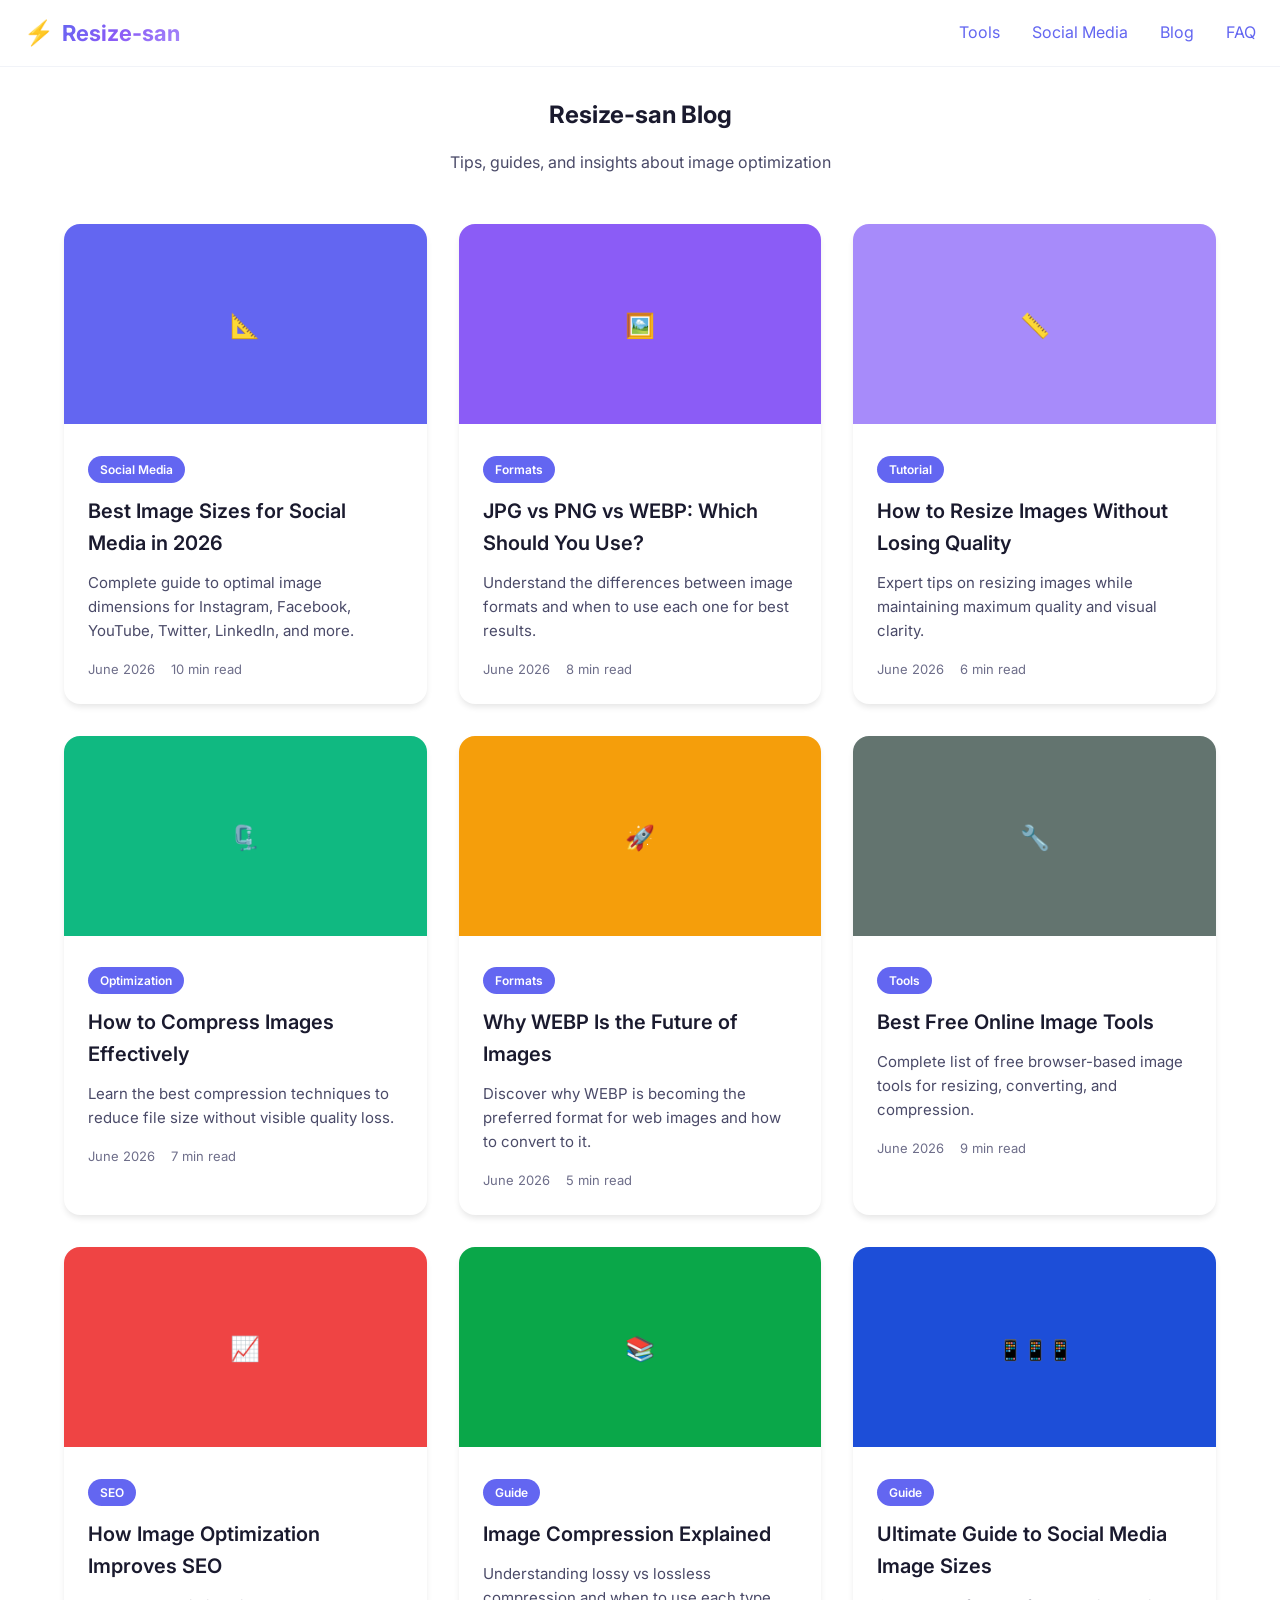
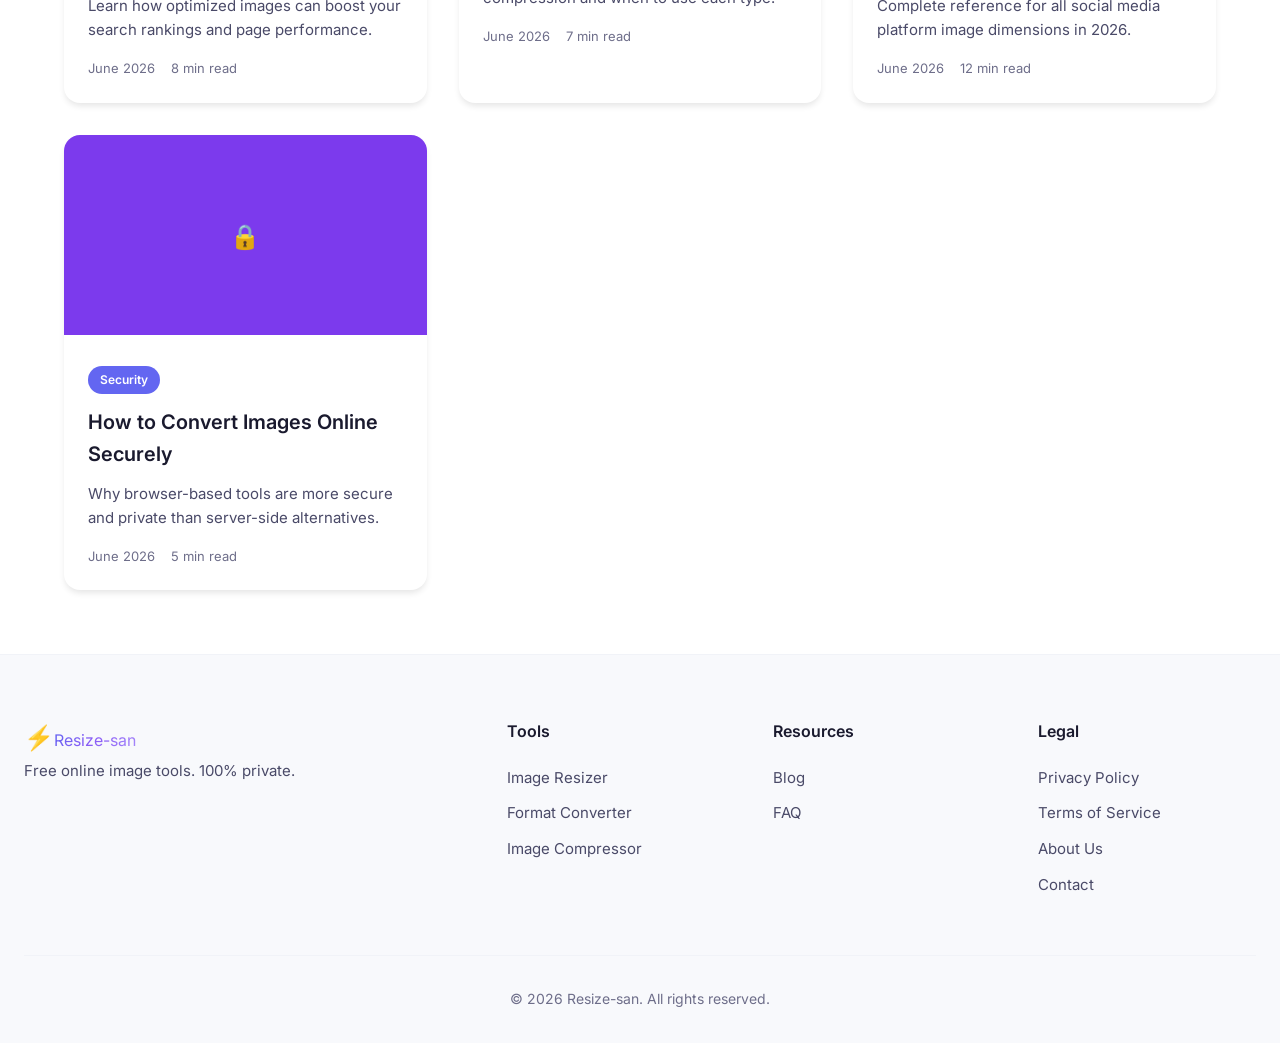
<file: blog/index.html>
<!DOCTYPE html>
<html lang="en">
<head>
    <meta charset="UTF-8">
    <meta name="viewport" content="width=device-width, initial-scale=1.0">
    <title>Blog - Resize-san | Image Optimization Tips & Guides</title>
    <meta name="description" content="Resize-san Blog - Tips, guides, and insights about image optimization, resizing, compression, and social media image sizes. Learn how to optimize your images for better performance.">
    <meta name="keywords" content="image resizer blog, image optimization, image compression, social media sizes, image formats, jpg png webp, image tips">
    <meta name="robots" content="index, follow">
    <link rel="canonical" href="https://resize-san.netlify.app/blog/">
    <meta property="og:title" content="Resize-san Blog - Image Optimization Tips">
    <meta property="og:description" content="Tips, guides, and insights about image optimization">
    <meta property="og:type" content="website">
    <meta property="og:url" content="https://resize-san.netlify.app/blog/">
    <meta name="twitter:card" content="summary_large_image">
    <meta name="twitter:title" content="Resize-san Blog">
    <meta name="twitter:description" content="Tips, guides, and insights about image optimization">
    <link rel="preconnect" href="https://fonts.googleapis.com">
    <link rel="preconnect" href="https://fonts.gstatic.com" crossorigin>
    <link href="https://fonts.googleapis.com/css2?family=Inter:wght@300;400;500;600;700&family=Space+Grotesk:wght@400;500;600;700&display=swap" rel="stylesheet">
    <link rel="stylesheet" href="../css/styles.css">
    <style>
        .blog-header { padding: 6rem 0 3rem; text-align: center; }
        .blog-grid { display: grid; grid-template-columns: repeat(auto-fit, minmax(300px, 1fr)); gap: 2rem; max-width: 1200px; margin: 0 auto; padding: 0 1.5rem 4rem; }
        .blog-card { background: var(--bg-card); border-radius: var(--radius-lg); overflow: hidden; box-shadow: var(--shadow-md); transition: transform var(--transition-normal); }
        .blog-card:hover { transform: translateY(-8px); }
        .blog-card-image { width: 100%; height: 200px; object-fit: cover; }
        .blog-card-content { padding: 1.5rem; }
        .blog-card-category { display: inline-block; padding: 0.25rem 0.75rem; font-size: 0.75rem; font-weight: 600; background: var(--accent-primary); color: white; border-radius: var(--radius-xl); margin-bottom: 0.75rem; }
        .blog-card h3 { font-size: 1.25rem; font-weight: 600; margin-bottom: 0.75rem; }
        .blog-card p { color: var(--text-secondary); font-size: 0.9375rem; line-height: 1.6; }
        .blog-card-meta { display: flex; gap: 1rem; font-size: 0.8125rem; color: var(--text-tertiary); margin-top: 1rem; }
    </style>
</head>
<body>
    <header class="header" id="header" role="banner">
        <div class="header-container">
            <a href="../" class="logo" aria-label="Resize-san Home"><span class="logo-icon">⚡</span><span class="logo-text">Resize-san</span></a>
            <nav class="nav" id="nav" role="navigation" aria-label="Main">
                <ul class="nav-list">
                    <li><a href="../#tools">Tools</a></li>
                    <li><a href="../#social-presets">Social Media</a></li>
                    <li><a href="../blog/">Blog</a></li>
                    <li><a href="../faq/">FAQ</a></li>
                </ul>
            </nav>
        </div>
    </header>
    <main>
        <section class="blog-header">
            <h1>Resize-san Blog</h1>
            <p style="color: var(--text-secondary); margin-top: 1rem;">Tips, guides, and insights about image optimization</p>
        </section>
        <div class="blog-grid">
            <article class="blog-card">
                <img src="data:image/svg+xml,%3Csvg xmlns='http://www.w3.org/2000/svg' viewBox='0 0 400 200'%3E%3Crect fill='%236366f1' width='400' height='200'/%3E%3Ctext fill='white' font-family='sans-serif' font-size='24' x='50%25' y='55%25' text-anchor='middle'%3E📐%3C/text%3E%3C/svg%3E" alt="Social Media Sizes Guide" class="blog-card-image">
                <div class="blog-card-content"><span class="blog-card-category">Social Media</span><h3>Best Image Sizes for Social Media in 2026</h3><p>Complete guide to optimal image dimensions for Instagram, Facebook, YouTube, Twitter, LinkedIn, and more.</p><div class="blog-card-meta"><span>June 2026</span><span>10 min read</span></div></div>
            </article>
            <article class="blog-card">
                <img src="data:image/svg+xml,%3Csvg xmlns='http://www.w3.org/2000/svg' viewBox='0 0 400 200'%3E%3Crect fill='%238b5cf6' width='400' height='200'/%3E%3Ctext fill='white' font-family='sans-serif' font-size='24' x='50%25' y='55%25' text-anchor='middle'%3E🖼️%3C/text%3E%3C/svg%3E" alt="Image Formats Comparison" class="blog-card-image">
                <div class="blog-card-content"><span class="blog-card-category">Formats</span><h3>JPG vs PNG vs WEBP: Which Should You Use?</h3><p>Understand the differences between image formats and when to use each one for best results.</p><div class="blog-card-meta"><span>June 2026</span><span>8 min read</span></div></div>
            </article>
            <article class="blog-card">
                <img src="data:image/svg+xml,%3Csvg xmlns='http://www.w3.org/2000/svg' viewBox='0 0 400 200'%3E%3Crect fill='%23a78bfa' width='400' height='200'/%3E%3Ctext fill='white' font-family='sans-serif' font-size='24' x='50%25' y='55%25' text-anchor='middle'%3E📏%3C/text%3E%3C/svg%3E" alt="Resize Images Without Quality Loss" class="blog-card-image">
                <div class="blog-card-content"><span class="blog-card-category">Tutorial</span><h3>How to Resize Images Without Losing Quality</h3><p>Expert tips on resizing images while maintaining maximum quality and visual clarity.</p><div class="blog-card-meta"><span>June 2026</span><span>6 min read</span></div></div>
            </article>
            <article class="blog-card">
                <img src="data:image/svg+xml,%3Csvg xmlns='http://www.w3.org/2000/svg' viewBox='0 0 400 200'%3E%3Crect fill='%2310b981' width='400' height='200'/%3E%3Ctext fill='white' font-family='sans-serif' font-size='24' x='50%25' y='55%25' text-anchor='middle'%3E🗜️%3C/text%3E%3C/svg%3E" alt="Compress Images Effectively" class="blog-card-image">
                <div class="blog-card-content"><span class="blog-card-category">Optimization</span><h3>How to Compress Images Effectively</h3><p>Learn the best compression techniques to reduce file size without visible quality loss.</p><div class="blog-card-meta"><span>June 2026</span><span>7 min read</span></div></div>
            </article>
            <article class="blog-card">
                <img src="data:image/svg+xml,%3Csvg xmlns='http://www.w3.org/2000/svg' viewBox='0 0 400 200'%3E%3Crect fill='%23f59e0b' width='400' height='200'/%3E%3Ctext fill='white' font-family='sans-serif' font-size='24' x='50%25' y='55%25' text-anchor='middle'%3E🚀%3C/text%3E%3C/svg%3E" alt="WEBP Future" class="blog-card-image">
                <div class="blog-card-content"><span class="blog-card-category">Formats</span><h3>Why WEBP Is the Future of Images</h3><p>Discover why WEBP is becoming the preferred format for web images and how to convert to it.</p><div class="blog-card-meta"><span>June 2026</span><span>5 min read</span></div></div>
            </article>
            <article class="blog-card">
                <img src="data:image/svg+xml,%3Csvg xmlns='http://www.w3.org/2000/svg' viewBox='0 0 400 200'%3E%3Crect fill='%2363746f' width='400' height='200'/%3E%3Ctext fill='white' font-family='sans-serif' font-size='24' x='50%25' y='55%25' text-anchor='middle'%3E🔧%3C/text%3E%3C/svg%3E" alt="Free Online Image Tools" class="blog-card-image">
                <div class="blog-card-content"><span class="blog-card-category">Tools</span><h3>Best Free Online Image Tools</h3><p>Complete list of free browser-based image tools for resizing, converting, and compression.</p><div class="blog-card-meta"><span>June 2026</span><span>9 min read</span></div></div>
            </article>
            <article class="blog-card">
                <img src="data:image/svg+xml,%3Csvg xmlns='http://www.w3.org/2000/svg' viewBox='0 0 400 200'%3E%3Crect fill='%23ef4444' width='400' height='200'/%3E%3Ctext fill='white' font-family='sans-serif' font-size='24' x='50%25' y='55%25' text-anchor='middle'%3E📈%3C/text%3E%3C/svg%3E" alt="Image SEO" class="blog-card-image">
                <div class="blog-card-content"><span class="blog-card-category">SEO</span><h3>How Image Optimization Improves SEO</h3><p>Learn how optimized images can boost your search rankings and page performance.</p><div class="blog-card-meta"><span>June 2026</span><span>8 min read</span></div></div>
            </article>
            <article class="blog-card">
                <img src="data:image/svg+xml,%3Csvg xmlns='http://www.w3.org/2000/svg' viewBox='0 0 400 200'%3E%3Crect fill='%230aa749' width='400' height='200'/%3E%3Ctext fill='white' font-family='sans-serif' font-size='24' x='50%25' y='55%25' text-anchor='middle'%3E📚%3C/text%3E%3C/svg%3E" alt="Compression Explained" class="blog-card-image">
                <div class="blog-card-content"><span class="blog-card-category">Guide</span><h3>Image Compression Explained</h3><p>Understanding lossy vs lossless compression and when to use each type.</p><div class="blog-card-meta"><span>June 2026</span><span>7 min read</span></div></div>
            </article>
            <article class="blog-card">
                <img src="data:image/svg+xml,%3Csvg xmlns='http://www.w3.org/2000/svg' viewBox='0 0 400 200'%3E%3Crect fill='%231d4ed8' width='400' height='200'/%3E%3Ctext fill='white' font-family='sans-serif' font-size='20' x='50%25' y='55%25' text-anchor='middle'%3E📱📱📱%3C/text%3E%3C/svg%3E" alt="Social Media Guide" class="blog-card-image">
                <div class="blog-card-content"><span class="blog-card-category">Guide</span><h3>Ultimate Guide to Social Media Image Sizes</h3><p>Complete reference for all social media platform image dimensions in 2026.</p><div class="blog-card-meta"><span>June 2026</span><span>12 min read</span></div></div>
            </article>
            <article class="blog-card">
                <img src="data:image/svg+xml,%3Csvg xmlns='http://www.w3.org/2000/svg' viewBox='0 0 400 200'%3E%3Crect fill='%237c3aed' width='400' height='200'/%3E%3Ctext fill='white' font-family='sans-serif' font-size='24' x='50%25' y='55%25' text-anchor='middle'%3E🔒%3C/text%3E%3C/svg%3E" alt="Online Security" class="blog-card-image">
                <div class="blog-card-content"><span class="blog-card-category">Security</span><h3>How to Convert Images Online Securely</h3><p>Why browser-based tools are more secure and private than server-side alternatives.</p><div class="blog-card-meta"><span>June 2026</span><span>5 min read</span></div></div>
            </article>
        </div>
    </main>
    <footer class="footer" role="contentinfo">
        <div class="footer-container">
            <div class="footer-grid">
                <div class="footer-brand"><a href="../"><span class="logo-icon">⚡</span><span class="logo-text">Resize-san</span></a><p>Free online image tools. 100% private.</p></div>
                <nav class="footer-links" aria-label="Tools"><h4>Tools</h4><ul><li><a href="../#tools">Image Resizer</a></li><li><a href="../#tools">Format Converter</a></li><li><a href="../#tools">Image Compressor</a></li></ul></nav>
                <nav class="footer-links" aria-label="Resources"><h4>Resources</h4><ul><li><a href="../blog/">Blog</a></li><li><a href="../faq/">FAQ</a></li></ul></nav>
                <nav class="footer-links" aria-label="Legal"><h4>Legal</h4><ul><li><a href="../privacy.html">Privacy Policy</a></li><li><a href="../terms.html">Terms of Service</a></li><li><a href="../about.html">About Us</a></li><li><a href="../contact.html">Contact</a></li></ul></nav>
            </div>
            <div class="footer-bottom"><p>&copy; 2026 Resize-san. All rights reserved.</p></div>
        </div>
    </footer>
    <script src="../js/app.js" defer></script>
</body>
</html>
</file>
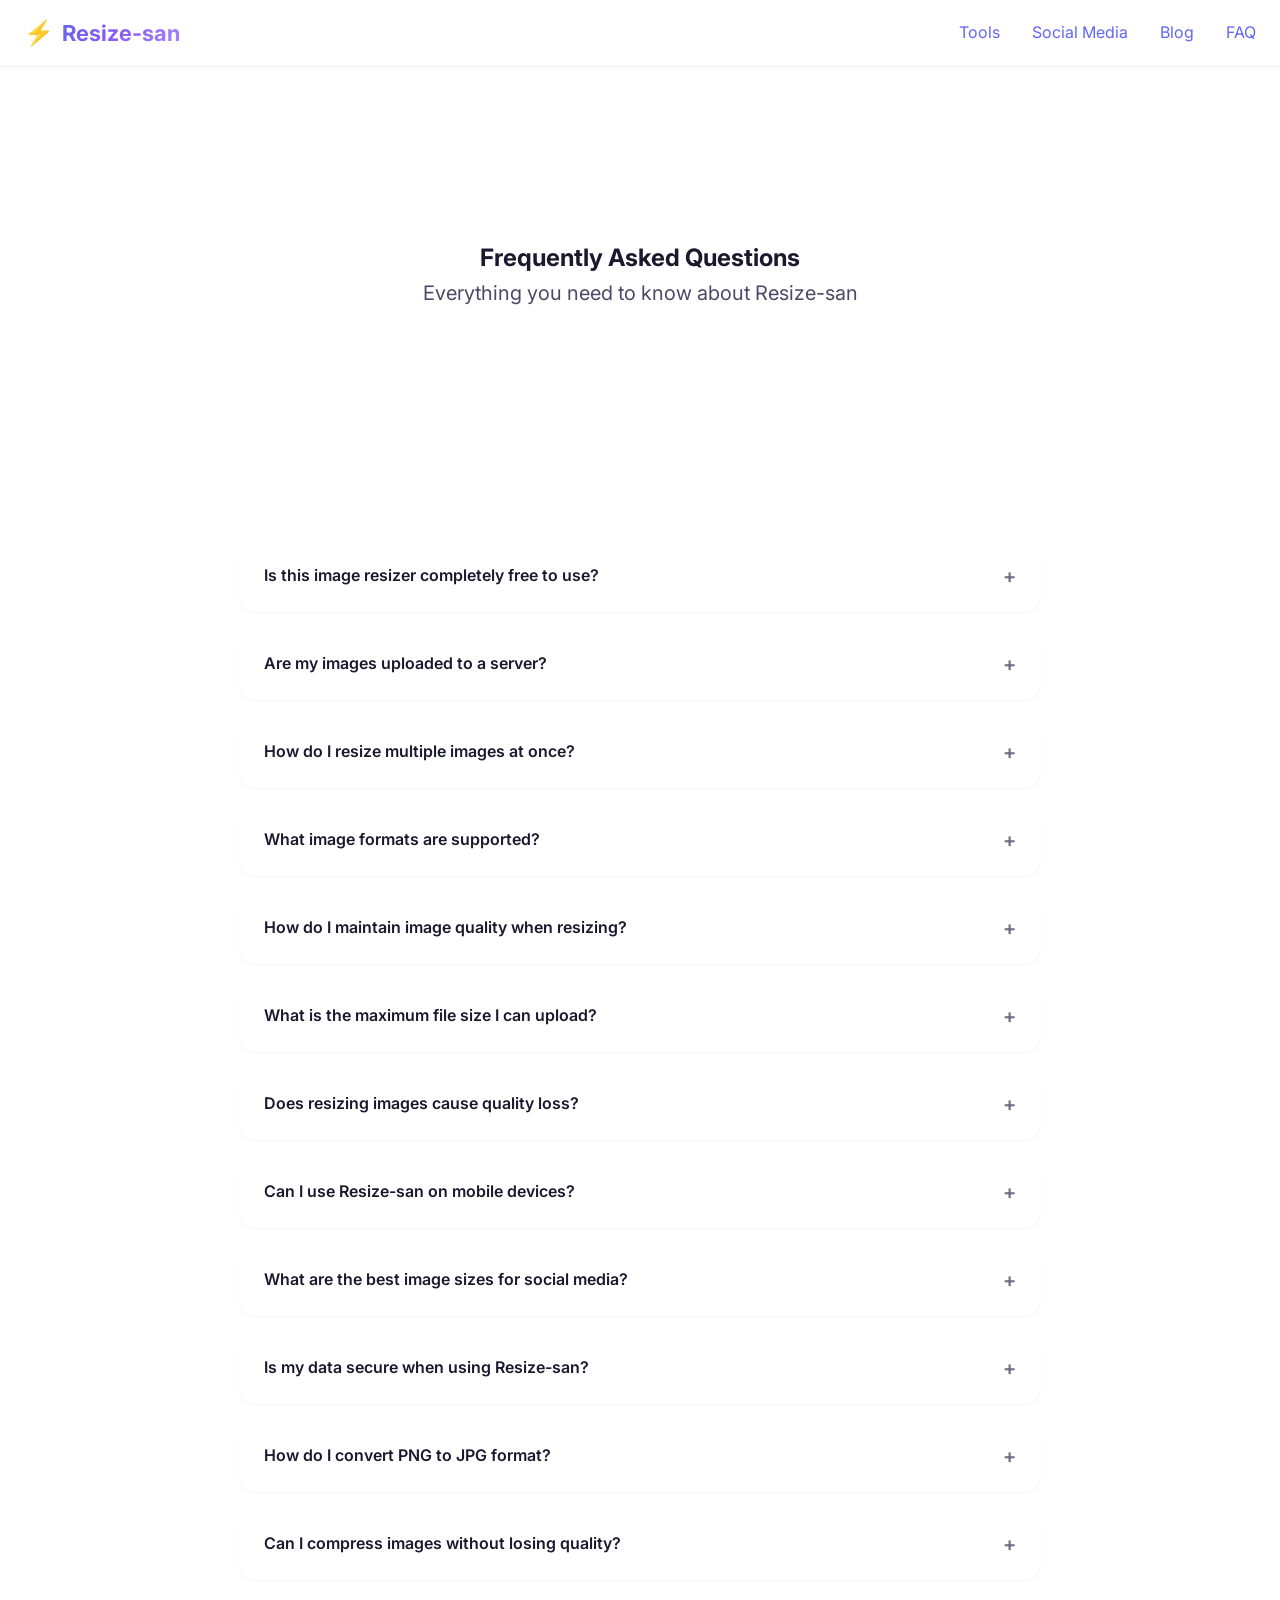
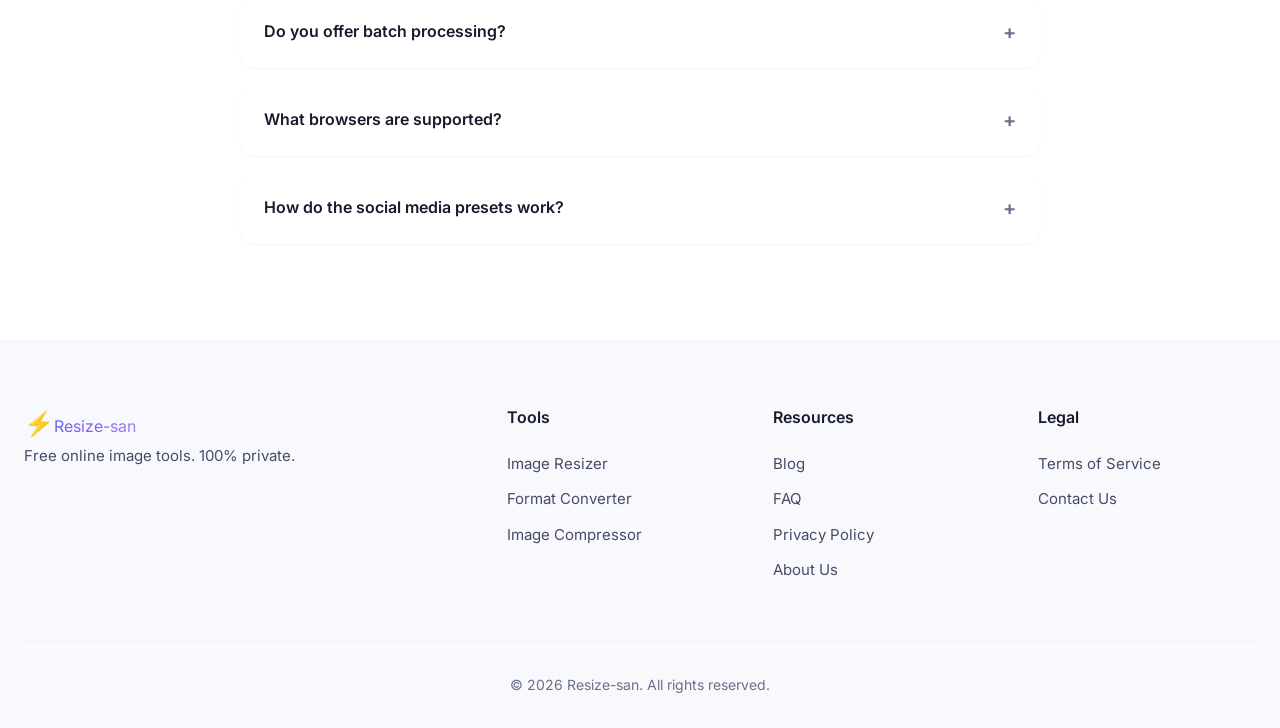
<file: faq/index.html>
<!DOCTYPE html>
<html lang="en">
<head>
    <meta charset="UTF-8">
    <meta name="viewport" content="width=device-width, initial-scale=1.0">
    <title>FAQ - Resize-san | Frequently Asked Questions</title>
    <meta name="description" content="Frequently Asked Questions about Resize-san - Free online image resizer, converter, and compressor. Learn about privacy, features, and how to use our tools.">
    <meta name="keywords" content="image resizer FAQ, image converter FAQ, compress image FAQ, privacy questions, image tools help">
    <meta name="robots" content="index, follow">
    <link rel="canonical" href="https://resize-san.netlify.app/faq/">
    <meta property="og:title" content="FAQ - Resize-san">
    <meta property="og:description" content="Frequently Asked Questions about our free image tools">
    <meta property="og:type" content="website">
    <meta property="og:url" content="https://resize-san.netlify.app/faq/">
    <meta name="twitter:card" content="summary">
    <meta name="twitter:title" content="FAQ - Resize-san">
    <meta name="twitter:description" content="Frequently Asked Questions about our free image tools">
    <link rel="preconnect" href="https://fonts.googleapis.com">
    <link rel="preconnect" href="https://fonts.gstatic.com" crossorigin>
    <link href="https://fonts.googleapis.com/css2?family=Inter:wght@300;400;500;600;700&family=Space+Grotesk:wght@400;500;600;700&display=swap" rel="stylesheet">
    <link rel="stylesheet" href="../css/styles.css">

    <!-- FAQPage Structured Data -->
    <script type="application/ld+json">
    {
        "@context": "https://schema.org",
        "@type": "FAQPage",
        "mainEntity": [
            {"@type": "Question", "name": "Is this image resizer completely free to use?", "acceptedAnswer": {"@type": "Answer", "text": "Yes! Resize-san is completely free to use. There are no hidden fees, no premium tiers, and no registration required."}},
            {"@type": "Question", "name": "Are my images uploaded to a server?", "acceptedAnswer": {"@type": "Answer", "text": "No! All image processing happens 100% in your browser. Your images never leave your device."}},
            {"@type": "Question", "name": "How do I resize multiple images at once?", "acceptedAnswer": {"@type": "Answer", "text": "Drag and drop multiple images or hold Ctrl/Cmd to select multiple files. All will be processed with the same settings."}},
            {"@type": "Question", "name": "What image formats are supported?", "acceptedAnswer": {"@type": "Answer", "text": "We support JPG, PNG, and WEBP formats. You can convert between any: JPG to PNG, PNG to JPG, JPG to WEBP, PNG to WEBP, WEBP to JPG, and WEBP to PNG."}},
            {"@type": "Question", "name": "How do I maintain image quality when resizing?", "acceptedAnswer": {"@type": "Answer", "text": "Use the quality slider to set a higher percentage (80-100%). Higher quality means larger file sizes. For web use, 80% is usually a good balance."}},
            {"@type": "Question", "name": "What is the maximum file size I can upload?", "acceptedAnswer": {"@type": "Answer", "text": "You can upload images up to 50MB each. The processing happens in your browser, so the actual limit depends on your device's available memory."}},
            {"@type": "Question", "name": "Does resizing images cause quality loss?", "acceptedAnswer": {"@type": "Answer", "text": "When resizing to smaller dimensions, some quality loss is inevitable. However, our advanced algorithms minimize this loss. Using high quality settings helps."}},
            {"@type": "Question", "name": "Can I use Resize-san on mobile devices?", "acceptedAnswer": {"@type": "Answer", "text": "Yes! Resize-san is fully responsive and works on all devices including smartphones and tablets."}},
            {"@type": "Question", "name": "What are the best image sizes for social media?", "acceptedAnswer": {"@type": "Answer", "text": "Different platforms have different optimal sizes. Instagram posts are typically 1080x1080, Facebook covers are 820x312, YouTube thumbnails are 1280x720. Use our one-click presets!"}},
            {"@type": "Question", "name": "Is my data secure when using Resize-san?", "acceptedAnswer": {"@type": "Answer", "text": "Absolutely! Since all processing happens in your browser, your images are never uploaded anywhere. Your privacy is 100% protected."}},
            {"@type": "Question", "name": "How do I convert PNG to JPG format?", "acceptedAnswer": {"@type": "Answer", "text": "Select the Format Converter tab, upload your PNG image(s), choose JPG from the format dropdown, adjust quality if needed, and click Download."}},
            {"@type": "Question", "name": "Can I compress images without losing quality?", "acceptedAnswer": {"@type": "Answer", "text": "Our compressor uses smart algorithms to reduce file size while maintaining visual quality. Use the Balanced setting for the best ratio."}},
            {"@type": "Question", "name": "Do you offer batch processing?", "acceptedAnswer": {"@type": "Answer", "text": "Yes! You can upload multiple images at once and process them all with the same settings. Download them individually or use the Download ZIP button."}},
            {"@type": "Question", "name": "What browsers are supported?", "acceptedAnswer": {"@type": "Answer", "text": "Resize-san works best in modern browsers: Chrome, Firefox, Safari, Edge, and Opera. We use standard browser APIs for maximum compatibility."}},
            {"@type": "Question", "name": "How do the social media presets work?", "acceptedAnswer": {"@type": "Answer", "text": "Simply click any preset button (Instagram, YouTube, Facebook, etc.) and then click Use with Resizer. This will automatically set the correct dimensions."}}
        ]
    }
    </script>
</head>
<body>
    <header class="header" id="header" role="banner">
        <div class="header-container">
            <a href="../" class="logo" aria-label="Resize-san Home"><span class="logo-icon">⚡</span><span class="logo-text">Resize-san</span></a>
            <nav class="nav" id="nav" role="navigation" aria-label="Main">
                <ul class="nav-list">
                    <li><a href="../#tools">Tools</a></li>
                    <li><a href="../#social-presets">Social Media</a></li>
                    <li><a href="../blog/">Blog</a></li>
                    <li><a href="../faq/">FAQ</a></li>
                </ul>
            </nav>
        </div>
    </header>

    <main>
        <section class="hero" style="min-height: 60vh;">
            <div class="hero-content">
                <h1>Frequently Asked Questions</h1>
                <p class="hero-subtitle">Everything you need to know about Resize-san</p>
            </div>
        </section>

        <section class="faq-section" style="padding-top: 0;">
            <div class="section-container">
                <div class="faq-list">
                    <details class="faq-item"><summary>Is this image resizer completely free to use?</summary><div class="faq-answer"><p>Yes! Resize-san is completely free to use. There are no hidden fees, no premium tiers, and no registration required. You can resize, convert, and compress as many images as you need, anytime.</p></div></details>
                    <details class="faq-item"><summary>Are my images uploaded to a server?</summary><div class="faq-answer"><p>No! All image processing happens 100% in your browser using advanced JavaScript APIs. Your images never leave your device. This makes Resize-san completely private and secure.</p></div></details>
                    <details class="faq-item"><summary>How do I resize multiple images at once?</summary><div class="faq-answer"><p>Simply drag and drop multiple images into the upload area, or click to select multiple files. All selected images will be processed with the same settings. You can download them individually or as a ZIP file.</p></div></details>
                    <details class="faq-item"><summary>What image formats are supported?</summary><div class="faq-answer"><p>We support JPG, PNG, and WEBP formats. You can convert between any of these formats: JPG to PNG, PNG to JPG, JPG to WEBP, PNG to WEBP, WEBP to JPG, and WEBP to PNG.</p></div></details>
                    <details class="faq-item"><summary>How do I maintain image quality when resizing?</summary><div class="faq-answer"><p>Use the quality slider to set a higher percentage (80-100%). Higher quality means larger file sizes. For web use, 80% is usually a good balance between quality and file size.</p></div></details>
                    <details class="faq-item"><summary>What is the maximum file size I can upload?</summary><div class="faq-answer"><p>You can upload images up to 50MB each. The processing happens in your browser, so the actual limit depends on your device's available memory.</p></div></details>
                    <details class="faq-item"><summary>Does resizing images cause quality loss?</summary><div class="faq-answer"><p>When resizing to smaller dimensions, some quality loss is inevitable. However, our advanced algorithms minimize this loss. Using high quality settings and the lock aspect ratio feature helps maintain the best possible quality.</p></div></details>
                    <details class="faq-item"><summary>Can I use Resize-san on mobile devices?</summary><div class="faq-answer"><p>Yes! Resize-san is fully responsive and works on all devices including smartphones and tablets. The entire experience is mobile-friendly with touch-friendly controls.</p></div></details>
                    <details class="faq-item"><summary>What are the best image sizes for social media?</summary><div class="faq-answer"><p>Different platforms have different optimal sizes. Instagram posts are typically 1080x1080, Facebook covers are 820x312, YouTube thumbnails are 1280x720, and Twitter headers are 1500x500. Use our one-click presets for perfect sizing!</p></div></details>
                    <details class="faq-item"><summary>Is my data secure when using Resize-san?</summary><div class="faq-answer"><p>Absolutely! Since all processing happens in your browser, your images are never uploaded anywhere. There's no server storage, no cloud processing, and no data transmission. Your privacy is 100% protected.</p></div></details>
                    <details class="faq-item"><summary>How do I convert PNG to JPG format?</summary><div class="faq-answer"><p>Select the "Format Converter" tab, upload your PNG image(s), choose "JPG" from the format dropdown, adjust quality if needed, and click Download. It's that simple!</p></div></details>
                    <details class="faq-item"><summary>Can I compress images without losing quality?</summary><div class="faq-answer"><p>Our compressor uses smart algorithms to reduce file size while maintaining visual quality. Use the "Balanced" setting for the best ratio. For print, use higher quality; for web, balanced works great.</p></div></details>
                    <details class="faq-item"><summary>Do you offer batch processing?</summary><div class="faq-answer"><p>Yes! You can upload multiple images at once and process them all with the same settings. Download them individually or use the "Download ZIP" button to get all processed images at once.</p></div></details>
                    <details class="faq-item"><summary>What browsers are supported?</summary><div class="faq-answer"><p>Resize-san works best in modern browsers: Chrome, Firefox, Safari, Edge, and Opera. We use standard browser APIs for maximum compatibility.</p></div></details>
                    <details class="faq-item"><summary>How do the social media presets work?</summary><div class="faq-answer"><p>Simply click any preset button (Instagram, YouTube, Facebook, etc.) and then click "Use with Resizer". This will automatically set the correct dimensions in the Image Resizer tool for you.</p></div></details>
                </div>
            </div>
        </section>
    </main>

    <footer class="footer" role="contentinfo">
        <div class="footer-container">
            <div class="footer-grid">
                <div class="footer-brand"><a href="../"><span class="logo-icon">⚡</span><span class="logo-text">Resize-san</span></a><p>Free online image tools. 100% private.</p></div>
                <nav class="footer-links" aria-label="Tools"><h4>Tools</h4><ul><li><a href="../#tools">Image Resizer</a></li><li><a href="../#tools">Format Converter</a></li><li><a href="../#tools">Image Compressor</a></li></ul></nav>
                <nav class="footer-links" aria-label="Resources"><h4>Resources</h4><ul><li><a href="../blog/">Blog</a></li><li><a href="../faq/">FAQ</a></li><li><a href="../privacy.html">Privacy Policy</a></li><li><a href="../about.html">About Us</a></li></ul></nav>
                <nav class="footer-links" aria-label="Legal"><h4>Legal</h4><ul><li><a href="../terms.html">Terms of Service</a></li><li><a href="../contact.html">Contact Us</a></li></ul></nav>
            </div>
            <div class="footer-bottom"><p>&copy; 2026 Resize-san. All rights reserved.</p></div>
        </div>
    </footer>
    <script src="../js/app.js" defer></script>
</body>
</html>
</file>
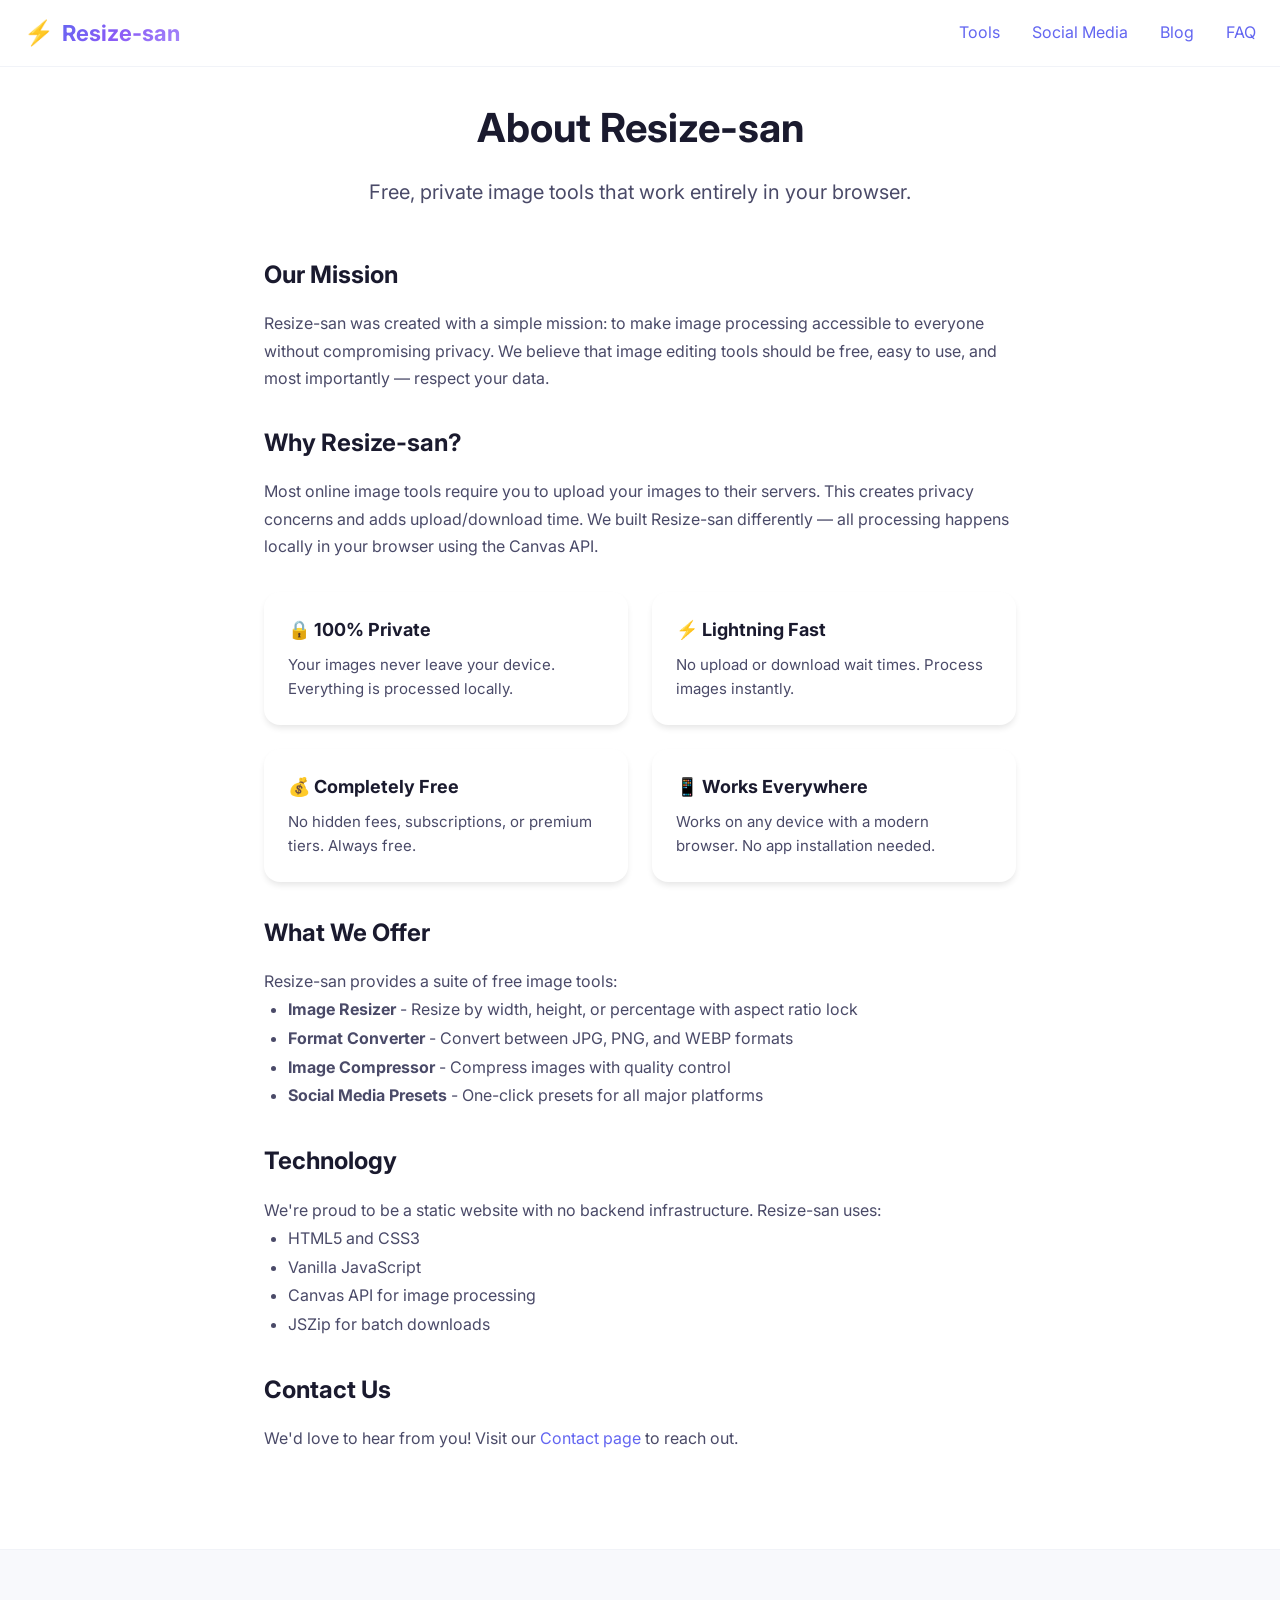
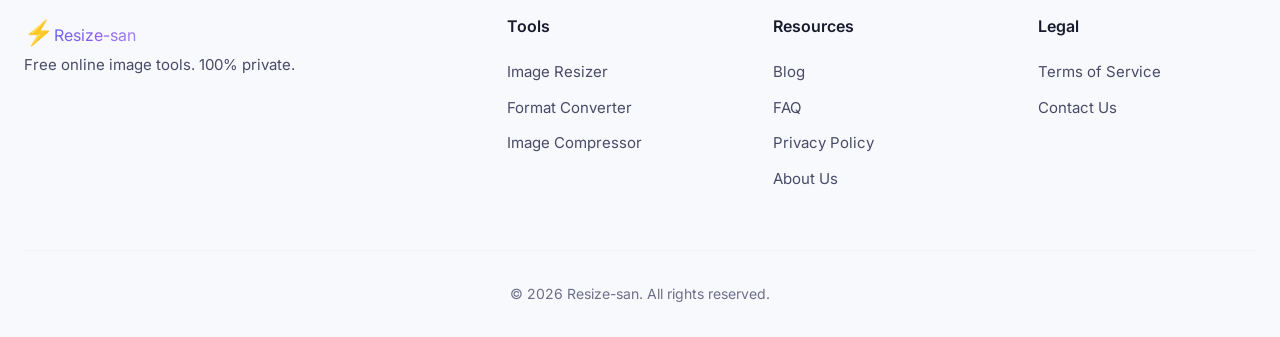
<file: about.html>
<!DOCTYPE html>
<html lang="en">
<head>
    <meta charset="UTF-8">
    <meta name="viewport" content="width=device-width, initial-scale=1.0">
    <title>About Us - Resize-san | Free Image Tools</title>
    <meta name="description" content="About Resize-san - Learn about our mission to provide free, private, browser-based image tools. Resize, convert, and compress images without uploading to any server.">
    <meta name="keywords" content="about us, image tools, free image resizer, privacy first, browser based">
    <meta name="robots" content="index, follow">
    <link rel="canonical" href="https://resize-san.netlify.app/about.html">
    <meta property="og:title" content="About Us - Resize-san">
    <meta property="og:description" content="Free, private image tools that run entirely in your browser.">
    <meta property="og:type" content="website">
    <meta property="og:url" content="https://resize-san.netlify.app/about.html">
    <meta name="twitter:card" content="summary">
    <meta name="twitter:title" content="About Us - Resize-san">
    <meta name="twitter:description" content="Free, private image tools that run entirely in your browser.">
    <link rel="preconnect" href="https://fonts.googleapis.com">
    <link rel="preconnect" href="https://fonts.gstatic.com" crossorigin>
    <link href="https://fonts.googleapis.com/css2?family=Inter:wght@300;400;500;600;700&family=Space+Grotesk:wght@400;500;600;700&display=swap" rel="stylesheet">
    <link rel="stylesheet" href="css/styles.css">
    <style>
        .about-container { max-width: 800px; margin: 0 auto; padding: 6rem 1.5rem 4rem; }
        .about-hero { text-align: center; margin-bottom: 3rem; }
        .about-hero h1 { font-size: 2.5rem; margin-bottom: 1rem; }
        .about-hero p { font-size: 1.25rem; color: var(--text-secondary); }
        .about-section { margin: 2rem 0; }
        .about-section h2 { font-size: 1.5rem; margin-bottom: 1rem; }
        .about-section p { color: var(--text-secondary); line-height: 1.7; }
        .features-grid { display: grid; grid-template-columns: repeat(auto-fit, minmax(250px, 1fr)); gap: 1.5rem; margin: 2rem 0; }
        .feature-card { background: var(--bg-card); padding: 1.5rem; border-radius: var(--radius-lg); box-shadow: var(--shadow-md); }
        .feature-card h3 { font-size: 1.125rem; margin-bottom: 0.5rem; }
        .feature-card p { font-size: 0.9375rem; color: var(--text-secondary); }
    </style>
</head>
<body>
    <header class="header" id="header" role="banner">
        <div class="header-container">
            <a href="./" class="logo" aria-label="Resize-san Home"><span class="logo-icon">⚡</span><span class="logo-text">Resize-san</span></a>
            <nav class="nav" id="nav" role="navigation" aria-label="Main navigation">
                <ul class="nav-list">
                    <li><a href="./#tools">Tools</a></li>
                    <li><a href="./#social-presets">Social Media</a></li>
                    <li><a href="./blog/">Blog</a></li>
                    <li><a href="./faq/">FAQ</a></li>
                </ul>
            </nav>
        </div>
    </header>
    <main id="main-content" role="main">
        <div class="about-container">
            <div class="about-hero">
                <h1>About Resize-san</h1>
                <p>Free, private image tools that work entirely in your browser.</p>
            </div>

            <div class="about-section">
                <h2>Our Mission</h2>
                <p>Resize-san was created with a simple mission: to make image processing accessible to everyone without compromising privacy. We believe that image editing tools should be free, easy to use, and most importantly &mdash; respect your data.</p>
            </div>

            <div class="about-section">
                <h2>Why Resize-san?</h2>
                <p>Most online image tools require you to upload your images to their servers. This creates privacy concerns and adds upload/download time. We built Resize-san differently &mdash; all processing happens locally in your browser using the Canvas API.</p>
            </div>

            <div class="features-grid">
                <div class="feature-card">
                    <h3>🔒 100% Private</h3>
                    <p>Your images never leave your device. Everything is processed locally.</p>
                </div>
                <div class="feature-card">
                    <h3>⚡ Lightning Fast</h3>
                    <p>No upload or download wait times. Process images instantly.</p>
                </div>
                <div class="feature-card">
                    <h3>💰 Completely Free</h3>
                    <p>No hidden fees, subscriptions, or premium tiers. Always free.</p>
                </div>
                <div class="feature-card">
                    <h3>📱 Works Everywhere</h3>
                    <p>Works on any device with a modern browser. No app installation needed.</p>
                </div>
            </div>

            <div class="about-section">
                <h2>What We Offer</h2>
                <p>Resize-san provides a suite of free image tools:</p>
                <ul style="color: var(--text-secondary); line-height: 1.8; padding-left: 1.5rem;">
                    <li><strong>Image Resizer</strong> - Resize by width, height, or percentage with aspect ratio lock</li>
                    <li><strong>Format Converter</strong> - Convert between JPG, PNG, and WEBP formats</li>
                    <li><strong>Image Compressor</strong> - Compress images with quality control</li>
                    <li><strong>Social Media Presets</strong> - One-click presets for all major platforms</li>
                </ul>
            </div>

            <div class="about-section">
                <h2>Technology</h2>
                <p>We're proud to be a static website with no backend infrastructure. Resize-san uses:</p>
                <ul style="color: var(--text-secondary); line-height: 1.8; padding-left: 1.5rem;">
                    <li>HTML5 and CSS3</li>
                    <li>Vanilla JavaScript</li>
                    <li>Canvas API for image processing</li>
                    <li>JSZip for batch downloads</li>
                </ul>
            </div>

            <div class="about-section">
                <h2>Contact Us</h2>
                <p>We'd love to hear from you! Visit our <a href="contact.html">Contact page</a> to reach out.</p>
            </div>
        </div>
    </main>
    <footer class="footer" role="contentinfo">
        <div class="footer-container">
            <div class="footer-grid">
                <div class="footer-brand"><a href="./"><span class="logo-icon">⚡</span><span class="logo-text">Resize-san</span></a><p>Free online image tools. 100% private.</p></div>
                <nav class="footer-links" aria-label="Tools"><h4>Tools</h4><ul><li><a href="./#tools">Image Resizer</a></li><li><a href="./#tools">Format Converter</a></li><li><a href="./#tools">Image Compressor</a></li></ul></nav>
                <nav class="footer-links" aria-label="Resources"><h4>Resources</h4><ul><li><a href="./blog/">Blog</a></li><li><a href="./faq/">FAQ</a></li><li><a href="./privacy.html">Privacy Policy</a></li><li><a href="./about.html">About Us</a></li></ul></nav>
                <nav class="footer-links" aria-label="Legal"><h4>Legal</h4><ul><li><a href="./terms.html">Terms of Service</a></li><li><a href="./contact.html">Contact Us</a></li></ul></nav>
            </div>
            <div class="footer-bottom"><p>&copy; 2026 Resize-san. All rights reserved.</p></div>
        </div>
    </footer>
    <script src="js/app.js" defer></script>
</body>
</html>
</file>
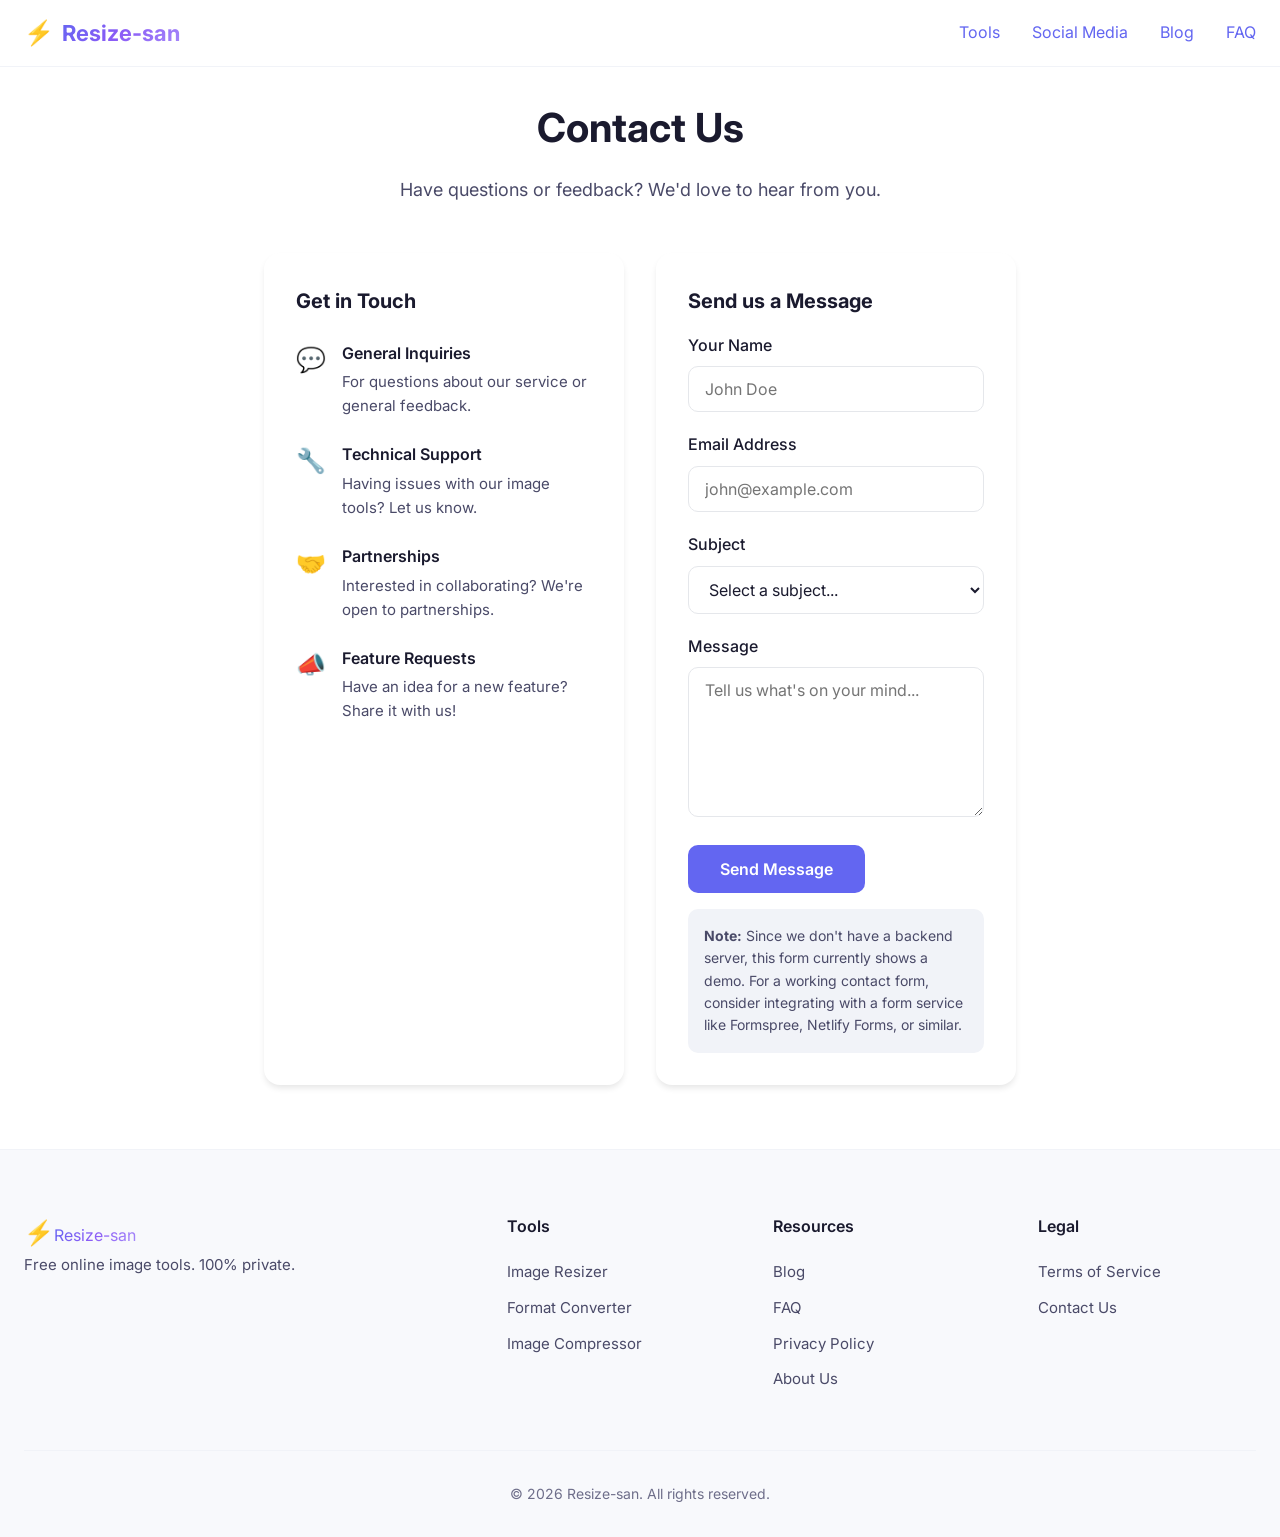
<file: contact.html>
<!DOCTYPE html>
<html lang="en">
<head>
    <meta charset="UTF-8">
    <meta name="viewport" content="width=device-width, initial-scale=1.0">
    <title>Contact Us - Resize-san | Get in Touch</title>
    <meta name="description" content="Contact Resize-san - Have questions or feedback? We'd love to hear from you. Reach out for support, partnerships, or general inquiries.">
    <meta name="keywords" content="contact, support, feedback, partnerships, inquiry">
    <meta name="robots" content="index, follow">
    <link rel="canonical" href="https://resize-san.netlify.app/contact.html">
    <meta property="og:title" content="Contact Us - Resize-san">
    <meta property="og:description" content="Have questions or feedback? We'd love to hear from you.">
    <meta property="og:type" content="website">
    <meta property="og:url" content="https://resize-san.netlify.app/contact.html">
    <meta name="twitter:card" content="summary">
    <meta name="twitter:title" content="Contact Us - Resize-san">
    <meta name="twitter:description" content="Have questions or feedback? We'd love to hear from you.">
    <link rel="preconnect" href="https://fonts.googleapis.com">
    <link rel="preconnect" href="https://fonts.gstatic.com" crossorigin>
    <link href="https://fonts.googleapis.com/css2?family=Inter:wght@300;400;500;600;700&family=Space+Grotesk:wght@400;500;600;700&display=swap" rel="stylesheet">
    <link rel="stylesheet" href="css/styles.css">
    <style>
        .contact-container { max-width: 800px; margin: 0 auto; padding: 6rem 1.5rem 4rem; }
        .contact-hero { text-align: center; margin-bottom: 3rem; }
        .contact-hero h1 { font-size: 2.5rem; margin-bottom: 1rem; }
        .contact-hero p { font-size: 1.125rem; color: var(--text-secondary); }
        .contact-grid { display: grid; grid-template-columns: 1fr 1fr; gap: 2rem; margin-top: 2rem; }
        @media (max-width: 768px) { .contact-grid { grid-template-columns: 1fr; } }
        .contact-info { background: var(--bg-card); padding: 2rem; border-radius: var(--radius-lg); box-shadow: var(--shadow-md); }
        .contact-info h2 { font-size: 1.25rem; margin-bottom: 1rem; }
        .contact-item { display: flex; align-items: flex-start; gap: 1rem; margin: 1.5rem 0; }
        .contact-icon { font-size: 1.5rem; }
        .contact-details h3 { font-size: 1rem; font-weight: 600; margin-bottom: 0.25rem; }
        .contact-details p { color: var(--text-secondary); font-size: 0.9375rem; margin: 0; }
        .contact-form { background: var(--bg-card); padding: 2rem; border-radius: var(--radius-lg); box-shadow: var(--shadow-md); }
        .contact-form h2 { font-size: 1.25rem; margin-bottom: 1rem; }
        .form-group { margin-bottom: 1.25rem; }
        .form-group label { display: block; font-weight: 500; margin-bottom: 0.5rem; }
        .form-group input, .form-group textarea, .form-group select { width: 100%; padding: 0.75rem 1rem; border: 1px solid var(--border-color); border-radius: var(--radius-md); background: var(--bg-primary); color: var(--text-primary); font-size: 1rem; font-family: inherit; }
        .form-group input:focus, .form-group textarea:focus, .form-group select:focus { outline: none; border-color: var(--accent-primary); box-shadow: 0 0 0 3px rgba(99, 102, 241, 0.1); }
        .form-group textarea { min-height: 150px; resize: vertical; }
        .btn-submit { background: var(--accent-primary); color: white; border: none; padding: 0.875rem 2rem; border-radius: var(--radius-md); font-size: 1rem; font-weight: 600; cursor: pointer; transition: all var(--transition-normal); }
        .btn-submit:hover { background: var(--accent-secondary); transform: translateY(-2px); }
        .response-note { margin-top: 1rem; padding: 1rem; background: var(--bg-tertiary); border-radius: var(--radius-md); font-size: 0.875rem; color: var(--text-secondary); }
    </style>
</head>
<body>
    <header class="header" id="header" role="banner">
        <div class="header-container">
            <a href="./" class="logo" aria-label="Resize-san Home"><span class="logo-icon">⚡</span><span class="logo-text">Resize-san</span></a>
            <nav class="nav" id="nav" role="navigation" aria-label="Main navigation">
                <ul class="nav-list">
                    <li><a href="./#tools">Tools</a></li>
                    <li><a href="./#social-presets">Social Media</a></li>
                    <li><a href="./blog/">Blog</a></li>
                    <li><a href="./faq/">FAQ</a></li>
                </ul>
            </nav>
        </div>
    </header>
    <main id="main-content" role="main">
        <div class="contact-container">
            <div class="contact-hero">
                <h1>Contact Us</h1>
                <p>Have questions or feedback? We'd love to hear from you.</p>
            </div>

            <div class="contact-grid">
                <div class="contact-info">
                    <h2>Get in Touch</h2>

                    <div class="contact-item">
                        <span class="contact-icon">💬</span>
                        <div class="contact-details">
                            <h3>General Inquiries</h3>
                            <p>For questions about our service or general feedback.</p>
                        </div>
                    </div>

                    <div class="contact-item">
                        <span class="contact-icon">🔧</span>
                        <div class="contact-details">
                            <h3>Technical Support</h3>
                            <p>Having issues with our image tools? Let us know.</p>
                        </div>
                    </div>

                    <div class="contact-item">
                        <span class="contact-icon">🤝</span>
                        <div class="contact-details">
                            <h3>Partnerships</h3>
                            <p>Interested in collaborating? We're open to partnerships.</p>
                        </div>
                    </div>

                    <div class="contact-item">
                        <span class="contact-icon">📣</span>
                        <div class="contact-details">
                            <h3>Feature Requests</h3>
                            <p>Have an idea for a new feature? Share it with us!</p>
                        </div>
                    </div>
                </div>

                <div class="contact-form">
                    <h2>Send us a Message</h2>
                    <form id="contactForm" action="#" method="POST">
                        <div class="form-group">
                            <label for="name">Your Name</label>
                            <input type="text" id="name" name="name" required placeholder="John Doe">
                        </div>
                        <div class="form-group">
                            <label for="email">Email Address</label>
                            <input type="email" id="email" name="email" required placeholder="john@example.com">
                        </div>
                        <div class="form-group">
                            <label for="subject">Subject</label>
                            <select id="subject" name="subject" required>
                                <option value="">Select a subject...</option>
                                <option value="general">General Inquiry</option>
                                <option value="support">Technical Support</option>
                                <option value="partnership">Partnership</option>
                                <option value="feature">Feature Request</option>
                                <option value="other">Other</option>
                            </select>
                        </div>
                        <div class="form-group">
                            <label for="message">Message</label>
                            <textarea id="message" name="message" required placeholder="Tell us what's on your mind..."></textarea>
                        </div>
                        <button type="submit" class="btn-submit">Send Message</button>
                    </form>
                    <div class="response-note">
                        <strong>Note:</strong> Since we don't have a backend server, this form currently shows a demo. For a working contact form, consider integrating with a form service like Formspree, Netlify Forms, or similar.
                    </div>
                </div>
            </div>
        </div>
    </main>
    <footer class="footer" role="contentinfo">
        <div class="footer-container">
            <div class="footer-grid">
                <div class="footer-brand"><a href="./"><span class="logo-icon">⚡</span><span class="logo-text">Resize-san</span></a><p>Free online image tools. 100% private.</p></div>
                <nav class="footer-links" aria-label="Tools"><h4>Tools</h4><ul><li><a href="./#tools">Image Resizer</a></li><li><a href="./#tools">Format Converter</a></li><li><a href="./#tools">Image Compressor</a></li></ul></nav>
                <nav class="footer-links" aria-label="Resources"><h4>Resources</h4><ul><li><a href="./blog/">Blog</a></li><li><a href="./faq/">FAQ</a></li><li><a href="./privacy.html">Privacy Policy</a></li><li><a href="./about.html">About Us</a></li></ul></nav>
                <nav class="footer-links" aria-label="Legal"><h4>Legal</h4><ul><li><a href="./terms.html">Terms of Service</a></li><li><a href="./contact.html">Contact Us</a></li></ul></nav>
            </div>
            <div class="footer-bottom"><p>&copy; 2026 Resize-san. All rights reserved.</p></div>
        </div>
    </footer>
    <script src="js/app.js" defer></script>
</body>
</html>
</file>
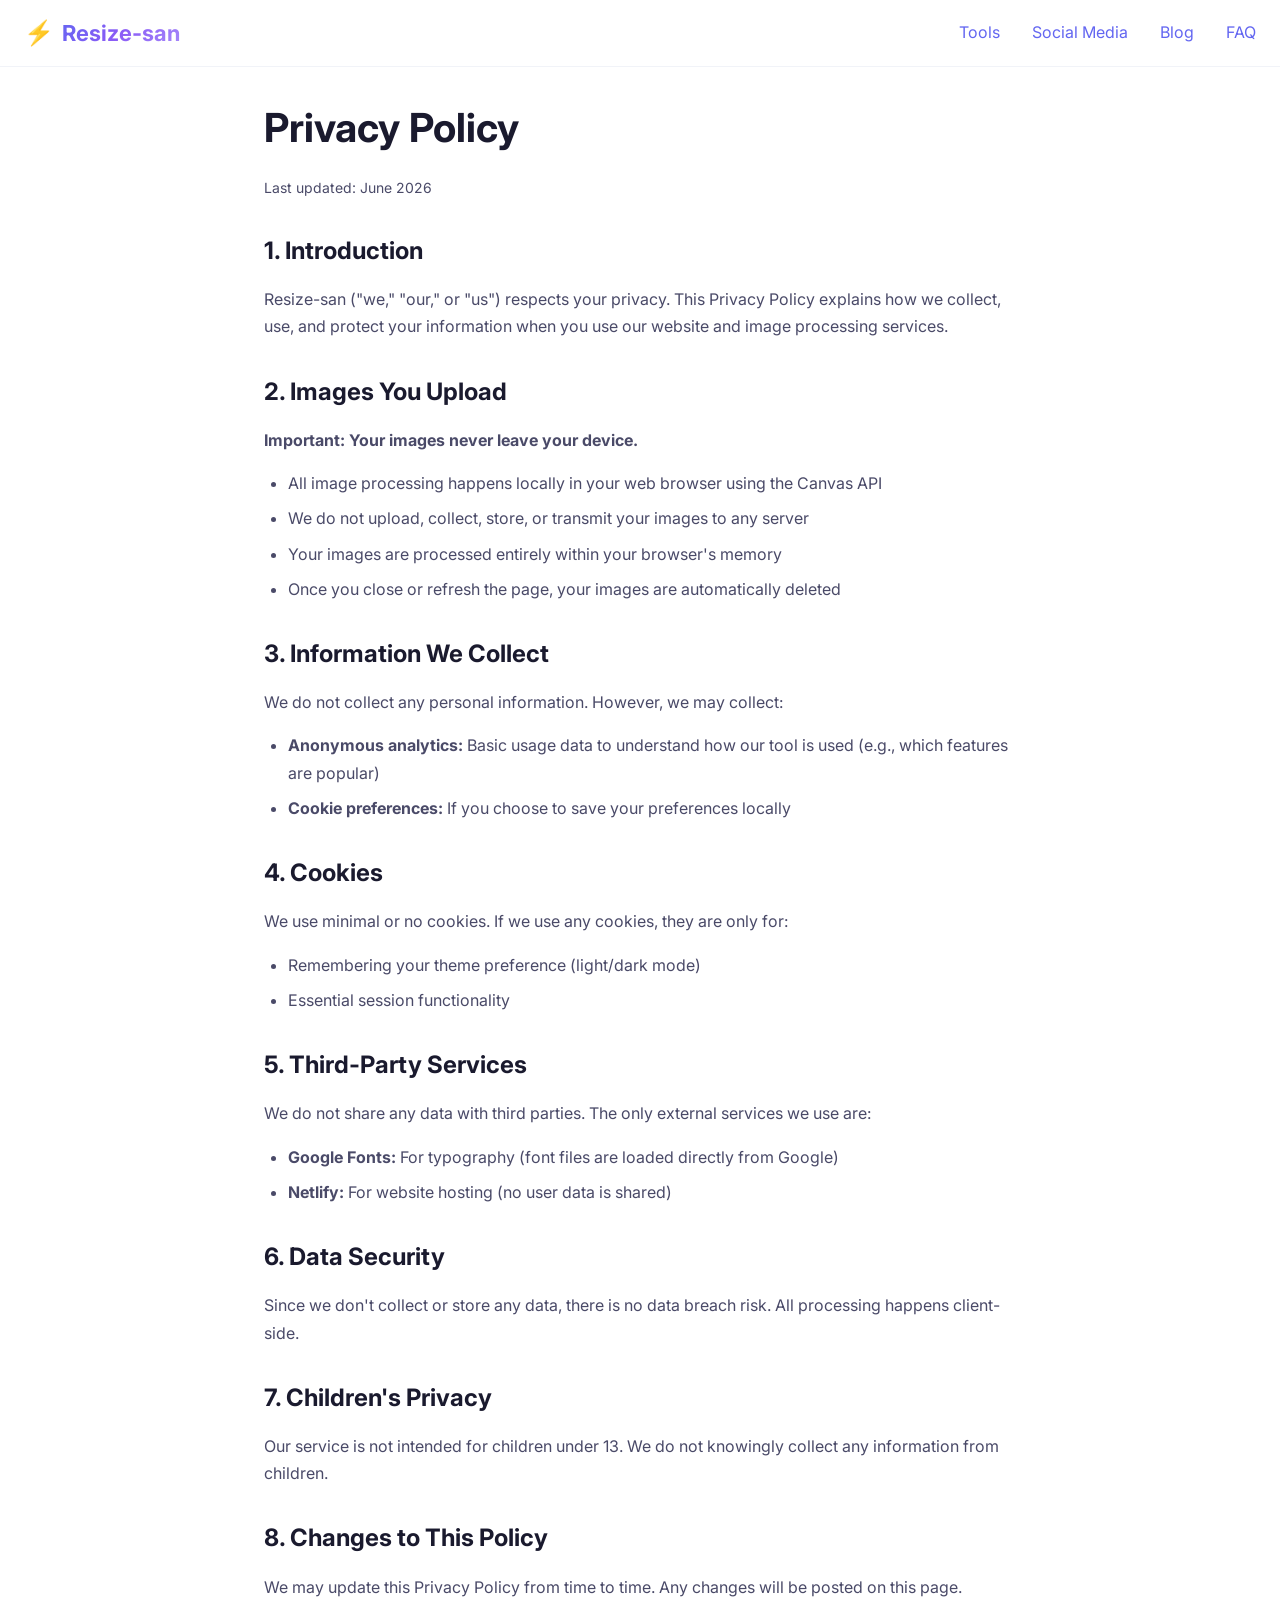
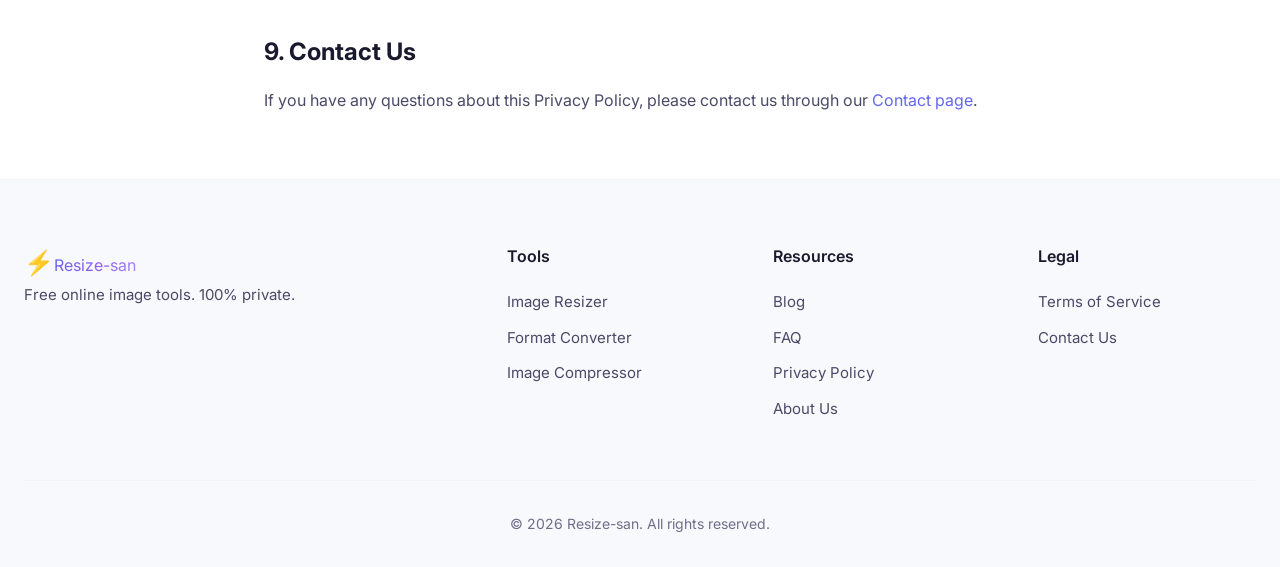
<file: privacy.html>
<!DOCTYPE html>
<html lang="en">
<head>
    <meta charset="UTF-8">
    <meta name="viewport" content="width=device-width, initial-scale=1.0">
    <title>Privacy Policy - Resize-san | Your Data is Safe</title>
    <meta name="description" content="Resize-san Privacy Policy - Learn how we protect your privacy. All image processing happens locally in your browser. We never collect, store, or transmit your images.">
    <meta name="keywords" content="privacy policy, image privacy, data safety, browser processing">
    <meta name="robots" content="index, follow">
    <link rel="canonical" href="https://resize-san.netlify.app/privacy.html">
    <meta property="og:title" content="Privacy Policy - Resize-san">
    <meta property="og:description" content="Your privacy is protected. All image processing happens in your browser.">
    <meta property="og:type" content="website">
    <meta property="og:url" content="https://resize-san.netlify.app/privacy.html">
    <meta name="twitter:card" content="summary">
    <meta name="twitter:title" content="Privacy Policy - Resize-san">
    <meta name="twitter:description" content="Your privacy is protected. All image processing happens in your browser.">
    <link rel="preconnect" href="https://fonts.googleapis.com">
    <link rel="preconnect" href="https://fonts.gstatic.com" crossorigin>
    <link href="https://fonts.googleapis.com/css2?family=Inter:wght@300;400;500;600;700&family=Space+Grotesk:wght@400;500;600;700&display=swap" rel="stylesheet">
    <link rel="stylesheet" href="css/styles.css">
    <style>
        .legal-container { max-width: 800px; margin: 0 auto; padding: 6rem 1.5rem 4rem; }
        .legal-container h1 { font-size: 2.5rem; margin-bottom: 1rem; }
        .legal-container h2 { font-size: 1.5rem; margin: 2rem 0 1rem; color: var(--text-primary); }
        .legal-container p, .legal-container li { color: var(--text-secondary); line-height: 1.7; }
        .legal-container ul { padding-left: 1.5rem; margin: 1rem 0; }
        .legal-container li { margin: 0.5rem 0; }
        .last-updated { color: var(--text-tertiary); font-size: 0.875rem; margin-bottom: 2rem; }
    </style>
</head>
<body>
    <header class="header" id="header" role="banner">
        <div class="header-container">
            <a href="./" class="logo" aria-label="Resize-san Home"><span class="logo-icon">⚡</span><span class="logo-text">Resize-san</span></a>
            <nav class="nav" id="nav" role="navigation" aria-label="Main navigation">
                <ul class="nav-list">
                    <li><a href="./#tools">Tools</a></li>
                    <li><a href="./#social-presets">Social Media</a></li>
                    <li><a href="./blog/">Blog</a></li>
                    <li><a href="./faq/">FAQ</a></li>
                </ul>
            </nav>
        </div>
    </header>
    <main id="main-content" role="main">
        <div class="legal-container">
            <h1>Privacy Policy</h1>
            <p class="last-updated">Last updated: June 2026</p>

            <h2>1. Introduction</h2>
            <p>Resize-san ("we," "our," or "us") respects your privacy. This Privacy Policy explains how we collect, use, and protect your information when you use our website and image processing services.</p>

            <h2>2. Images You Upload</h2>
            <p><strong>Important: Your images never leave your device.</strong></p>
            <ul>
                <li>All image processing happens locally in your web browser using the Canvas API</li>
                <li>We do not upload, collect, store, or transmit your images to any server</li>
                <li>Your images are processed entirely within your browser's memory</li>
                <li>Once you close or refresh the page, your images are automatically deleted</li>
            </ul>

            <h2>3. Information We Collect</h2>
            <p>We do not collect any personal information. However, we may collect:</p>
            <ul>
                <li><strong>Anonymous analytics:</strong> Basic usage data to understand how our tool is used (e.g., which features are popular)</li>
                <li><strong>Cookie preferences:</strong> If you choose to save your preferences locally</li>
            </ul>

            <h2>4. Cookies</h2>
            <p>We use minimal or no cookies. If we use any cookies, they are only for:</p>
            <ul>
                <li>Remembering your theme preference (light/dark mode)</li>
                <li>Essential session functionality</li>
            </ul>

            <h2>5. Third-Party Services</h2>
            <p>We do not share any data with third parties. The only external services we use are:</p>
            <ul>
                <li><strong>Google Fonts:</strong> For typography (font files are loaded directly from Google)</li>
                <li><strong>Netlify:</strong> For website hosting (no user data is shared)</li>
            </ul>

            <h2>6. Data Security</h2>
            <p>Since we don't collect or store any data, there is no data breach risk. All processing happens client-side.</p>

            <h2>7. Children's Privacy</h2>
            <p>Our service is not intended for children under 13. We do not knowingly collect any information from children.</p>

            <h2>8. Changes to This Policy</h2>
            <p>We may update this Privacy Policy from time to time. Any changes will be posted on this page.</p>

            <h2>9. Contact Us</h2>
            <p>If you have any questions about this Privacy Policy, please contact us through our <a href="contact.html">Contact page</a>.</p>
        </div>
    </main>
    <footer class="footer" role="contentinfo">
        <div class="footer-container">
            <div class="footer-grid">
                <div class="footer-brand"><a href="./"><span class="logo-icon">⚡</span><span class="logo-text">Resize-san</span></a><p>Free online image tools. 100% private.</p></div>
                <nav class="footer-links" aria-label="Tools"><h4>Tools</h4><ul><li><a href="./#tools">Image Resizer</a></li><li><a href="./#tools">Format Converter</a></li><li><a href="./#tools">Image Compressor</a></li></ul></nav>
                <nav class="footer-links" aria-label="Resources"><h4>Resources</h4><ul><li><a href="./blog/">Blog</a></li><li><a href="./faq/">FAQ</a></li><li><a href="./privacy.html">Privacy Policy</a></li><li><a href="./about.html">About Us</a></li></ul></nav>
                <nav class="footer-links" aria-label="Legal"><h4>Legal</h4><ul><li><a href="./terms.html">Terms of Service</a></li><li><a href="./contact.html">Contact Us</a></li></ul></nav>
            </div>
            <div class="footer-bottom"><p>&copy; 2026 Resize-san. All rights reserved.</p></div>
        </div>
    </footer>
    <script src="js/app.js" defer></script>
</body>
</html>
</file>
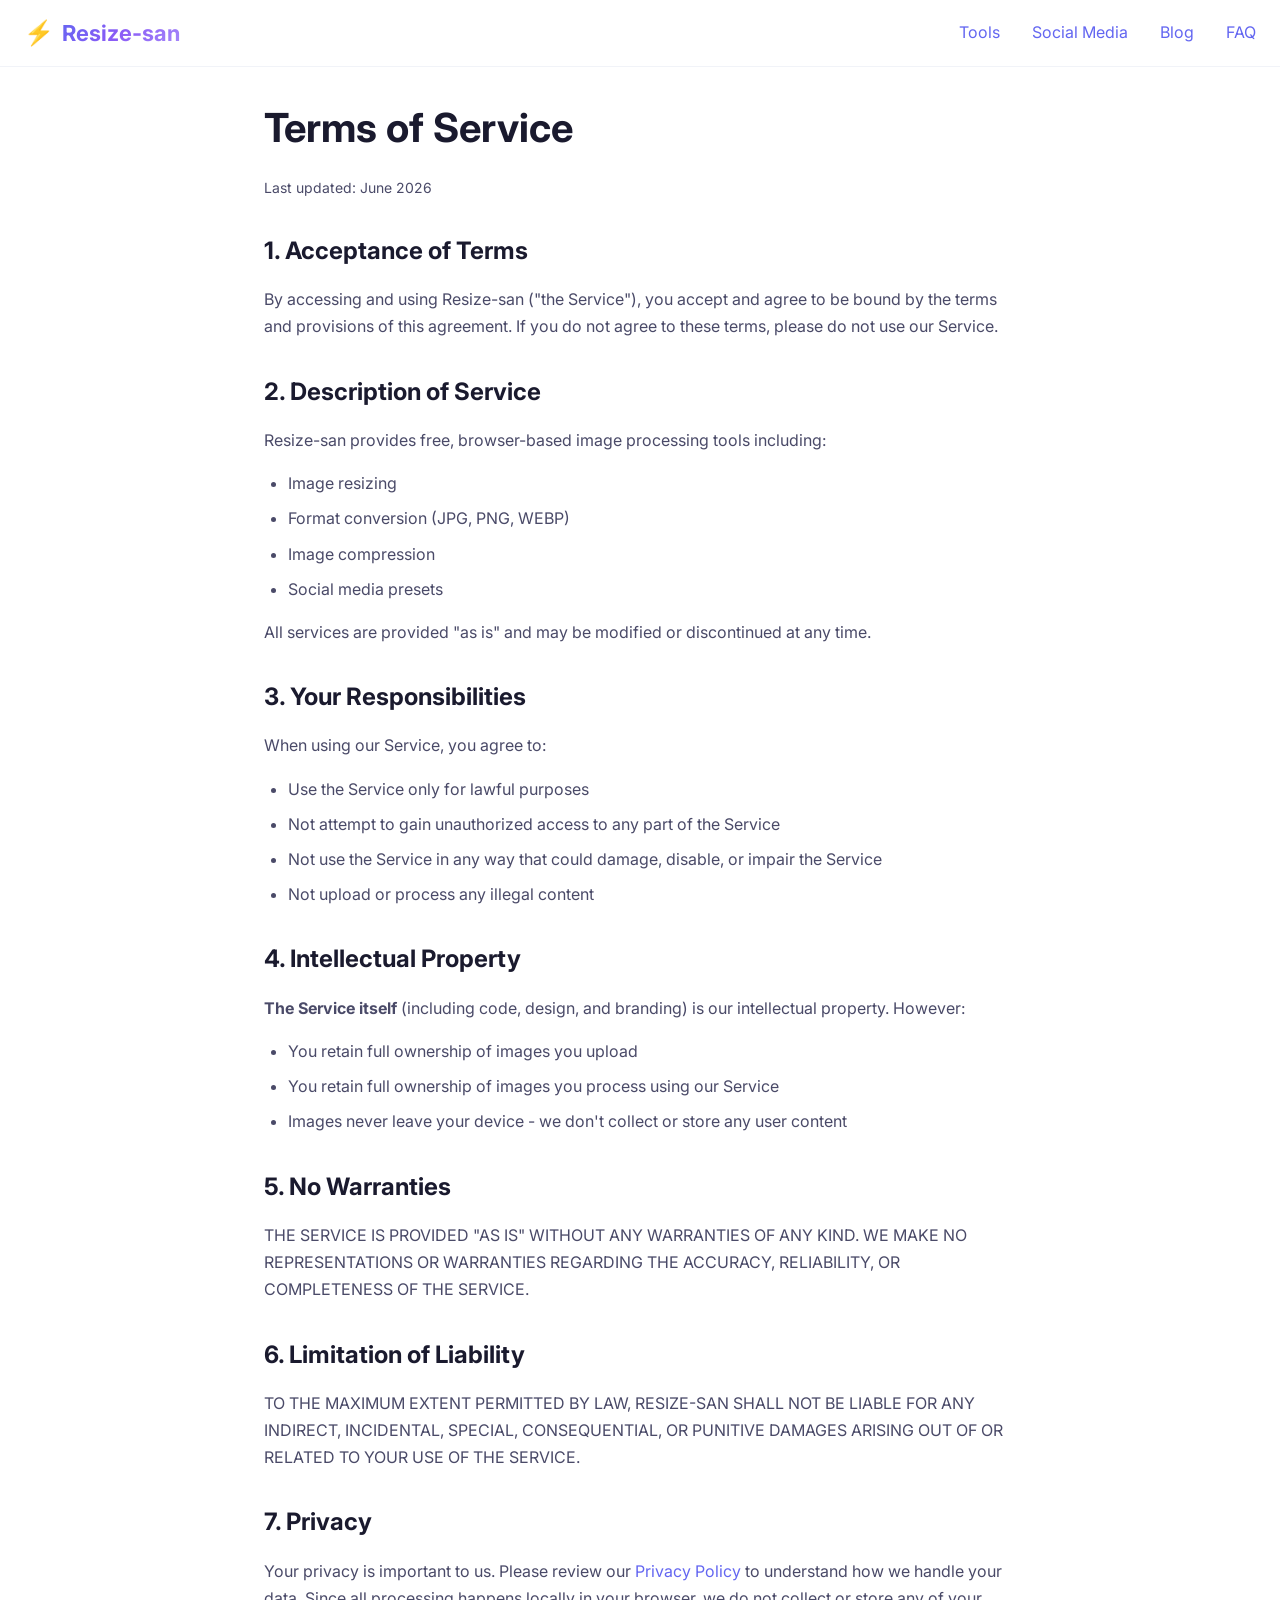
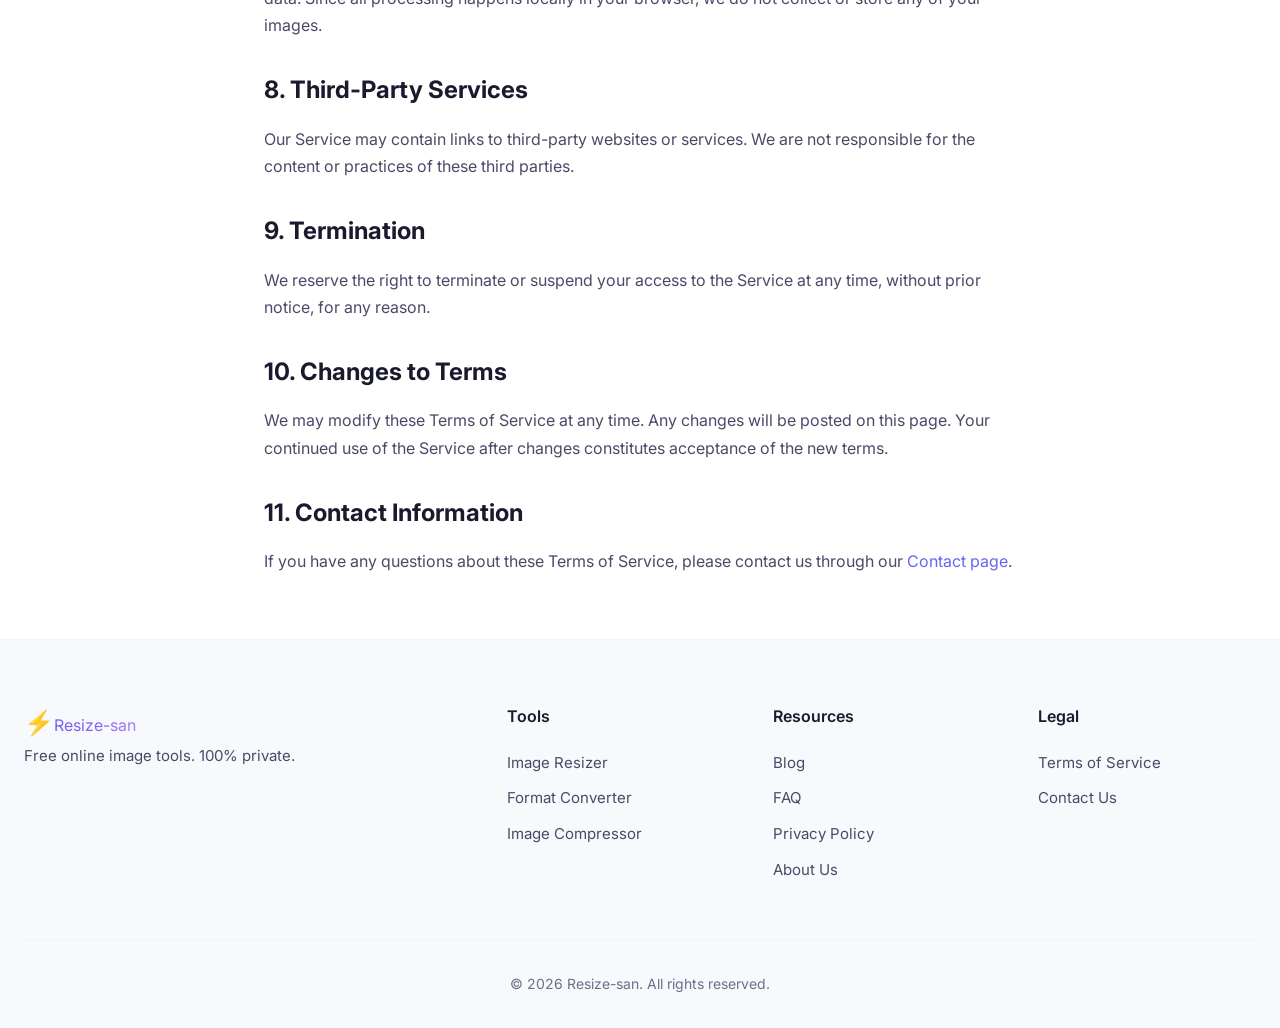
<file: terms.html>
<!DOCTYPE html>
<html lang="en">
<head>
    <meta charset="UTF-8">
    <meta name="viewport" content="width=device-width, initial-scale=1.0">
    <title>Terms of Service - Resize-san | User Agreement</title>
    <meta name="description" content="Resize-san Terms of Service - Read our user agreement and conditions for using our free image tools. Understand your rights and responsibilities.">
    <meta name="keywords" content="terms of service, user agreement, conditions, usage terms">
    <meta name="robots" content="index, follow">
    <link rel="canonical" href="https://resize-san.netlify.app/terms.html">
    <meta property="og:title" content="Terms of Service - Resize-san">
    <meta property="og:description" content="Read our user agreement and conditions for using our free image tools.">
    <meta property="og:type" content="website">
    <meta property="og:url" content="https://resize-san.netlify.app/terms.html">
    <meta name="twitter:card" content="summary">
    <meta name="twitter:title" content="Terms of Service - Resize-san">
    <meta name="twitter:description" content="Read our user agreement and conditions for using our free image tools.">
    <link rel="preconnect" href="https://fonts.googleapis.com">
    <link rel="preconnect" href="https://fonts.gstatic.com" crossorigin>
    <link href="https://fonts.googleapis.com/css2?family=Inter:wght@300;400;500;600;700&family=Space+Grotesk:wght@400;500;600;700&display=swap" rel="stylesheet">
    <link rel="stylesheet" href="css/styles.css">
    <style>
        .legal-container { max-width: 800px; margin: 0 auto; padding: 6rem 1.5rem 4rem; }
        .legal-container h1 { font-size: 2.5rem; margin-bottom: 1rem; }
        .legal-container h2 { font-size: 1.5rem; margin: 2rem 0 1rem; color: var(--text-primary); }
        .legal-container p, .legal-container li { color: var(--text-secondary); line-height: 1.7; }
        .legal-container ul { padding-left: 1.5rem; margin: 1rem 0; }
        .legal-container li { margin: 0.5rem 0; }
        .last-updated { color: var(--text-tertiary); font-size: 0.875rem; margin-bottom: 2rem; }
    </style>
</head>
<body>
    <header class="header" id="header" role="banner">
        <div class="header-container">
            <a href="./" class="logo" aria-label="Resize-san Home"><span class="logo-icon">⚡</span><span class="logo-text">Resize-san</span></a>
            <nav class="nav" id="nav" role="navigation" aria-label="Main navigation">
                <ul class="nav-list">
                    <li><a href="./#tools">Tools</a></li>
                    <li><a href="./#social-presets">Social Media</a></li>
                    <li><a href="./blog/">Blog</a></li>
                    <li><a href="./faq/">FAQ</a></li>
                </ul>
            </nav>
        </div>
    </header>
    <main id="main-content" role="main">
        <div class="legal-container">
            <h1>Terms of Service</h1>
            <p class="last-updated">Last updated: June 2026</p>

            <h2>1. Acceptance of Terms</h2>
            <p>By accessing and using Resize-san ("the Service"), you accept and agree to be bound by the terms and provisions of this agreement. If you do not agree to these terms, please do not use our Service.</p>

            <h2>2. Description of Service</h2>
            <p>Resize-san provides free, browser-based image processing tools including:</p>
            <ul>
                <li>Image resizing</li>
                <li>Format conversion (JPG, PNG, WEBP)</li>
                <li>Image compression</li>
                <li>Social media presets</li>
            </ul>
            <p>All services are provided "as is" and may be modified or discontinued at any time.</p>

            <h2>3. Your Responsibilities</h2>
            <p>When using our Service, you agree to:</p>
            <ul>
                <li>Use the Service only for lawful purposes</li>
                <li>Not attempt to gain unauthorized access to any part of the Service</li>
                <li>Not use the Service in any way that could damage, disable, or impair the Service</li>
                <li>Not upload or process any illegal content</li>
            </ul>

            <h2>4. Intellectual Property</h2>
            <p><strong>The Service itself</strong> (including code, design, and branding) is our intellectual property. However:</p>
            <ul>
                <li>You retain full ownership of images you upload</li>
                <li>You retain full ownership of images you process using our Service</li>
                <li>Images never leave your device - we don't collect or store any user content</li>
            </ul>

            <h2>5. No Warranties</h2>
            <p>THE SERVICE IS PROVIDED "AS IS" WITHOUT ANY WARRANTIES OF ANY KIND. WE MAKE NO REPRESENTATIONS OR WARRANTIES REGARDING THE ACCURACY, RELIABILITY, OR COMPLETENESS OF THE SERVICE.</p>

            <h2>6. Limitation of Liability</h2>
            <p>TO THE MAXIMUM EXTENT PERMITTED BY LAW, RESIZE-SAN SHALL NOT BE LIABLE FOR ANY INDIRECT, INCIDENTAL, SPECIAL, CONSEQUENTIAL, OR PUNITIVE DAMAGES ARISING OUT OF OR RELATED TO YOUR USE OF THE SERVICE.</p>

            <h2>7. Privacy</h2>
            <p>Your privacy is important to us. Please review our <a href="privacy.html">Privacy Policy</a> to understand how we handle your data. Since all processing happens locally in your browser, we do not collect or store any of your images.</p>

            <h2>8. Third-Party Services</h2>
            <p>Our Service may contain links to third-party websites or services. We are not responsible for the content or practices of these third parties.</p>

            <h2>9. Termination</h2>
            <p>We reserve the right to terminate or suspend your access to the Service at any time, without prior notice, for any reason.</p>

            <h2>10. Changes to Terms</h2>
            <p>We may modify these Terms of Service at any time. Any changes will be posted on this page. Your continued use of the Service after changes constitutes acceptance of the new terms.</p>

            <h2>11. Contact Information</h2>
            <p>If you have any questions about these Terms of Service, please contact us through our <a href="contact.html">Contact page</a>.</p>
        </div>
    </main>
    <footer class="footer" role="contentinfo">
        <div class="footer-container">
            <div class="footer-grid">
                <div class="footer-brand"><a href="./"><span class="logo-icon">⚡</span><span class="logo-text">Resize-san</span></a><p>Free online image tools. 100% private.</p></div>
                <nav class="footer-links" aria-label="Tools"><h4>Tools</h4><ul><li><a href="./#tools">Image Resizer</a></li><li><a href="./#tools">Format Converter</a></li><li><a href="./#tools">Image Compressor</a></li></ul></nav>
                <nav class="footer-links" aria-label="Resources"><h4>Resources</h4><ul><li><a href="./blog/">Blog</a></li><li><a href="./faq/">FAQ</a></li><li><a href="./privacy.html">Privacy Policy</a></li><li><a href="./about.html">About Us</a></li></ul></nav>
                <nav class="footer-links" aria-label="Legal"><h4>Legal</h4><ul><li><a href="./terms.html">Terms of Service</a></li><li><a href="./contact.html">Contact Us</a></li></ul></nav>
            </div>
            <div class="footer-bottom"><p>&copy; 2026 Resize-san. All rights reserved.</p></div>
        </div>
    </footer>
    <script src="js/app.js" defer></script>
</body>
</html>
</file>
<file: css/styles.css>
/* =====================================================
   Resize-san - Premium CSS Styles
   ===================================================== */

/* CSS Custom Properties */
:root {
    /* Colors - Light Mode */
    --bg-primary: #ffffff;
    --bg-secondary: #f8f9fc;
    --bg-tertiary: #f1f3f8;
    --bg-card: #ffffff;
    --bg-glass: rgba(255, 255, 255, 0.85);
    --text-primary: #1a1a2e;
    --text-secondary: #4a4a68;
    --text-tertiary: #6e6e8a;
    --accent-primary: #6366f1;
    --accent-secondary: #8b5cf6;
    --accent-tertiary: #a78bfa;
    --accent-gradient: linear-gradient(135deg, #6366f1 0%, #8b5cf6 50%, #a78bfa 100%);
    --success: #10b981;
    --warning: #f59e0b;
    --error: #ef4444;
    --border-color: #e5e7eb;
    --border-light: #f1f3f8;
    --shadow-sm: 0 1px 2px rgba(0, 0, 0, 0.05);
    --shadow-md: 0 4px 6px -1px rgba(0, 0, 0, 0.1);
    --shadow-lg: 0 10px 15px -3px rgba(0, 0, 0, 0.1);
    --shadow-xl: 0 20px 25px -5px rgba(0, 0, 0, 0.1);
    --shadow-glow: 0 0 40px rgba(99, 102, 241, 0.3);
    --radius-sm: 6px;
    --radius-md: 10px;
    --radius-lg: 16px;
    --radius-xl: 24px;
    --transition-fast: 0.15s ease;
    --transition-normal: 0.3s ease;
    --transition-slow: 0.5s ease;
}

/* Dark Mode */
[data-theme="dark"] {
    --bg-primary: #0a0a0f;
    --bg-secondary: #12121a;
    --bg-tertiary: #1a1a24;
    --bg-card: #16161f;
    --bg-glass: rgba(22, 22, 31, 0.9);
    --text-primary: #f1f1f7;
    --text-secondary: #a1a1b8;
    --text-tertiary: #6e6e8a;
    --border-color: #2a2a3a;
    --border-light: #1a1a24;
    --shadow-sm: 0 1px 2px rgba(0, 0, 0, 0.3);
    --shadow-md: 0 4px 6px -1px rgba(0, 0, 0, 0.4);
    --shadow-lg: 0 10px 15px -3px rgba(0, 0, 0, 0.5);
}

/* Reset & Base */
*, *::before, *::after {
    box-sizing: border-box;
    margin: 0;
    padding: 0;
}

html {
    scroll-behavior: smooth;
}

body {
    font-family: 'Inter', -apple-system, BlinkMacSystemFont, 'Segoe UI', sans-serif;
    background: var(--bg-primary);
    color: var(--text-primary);
    line-height: 1.6;
    font-size: 16px;
    -webkit-font-smoothing: antialiased;
    -moz-osx-font-smoothing: grayscale;
    overflow-x: hidden;
}

a {
    color: var(--accent-primary);
    text-decoration: none;
    transition: color var(--transition-fast);
}

a:hover {
    color: var(--accent-secondary);
}

img {
    max-width: 100%;
    height: auto;
}

button {
    font-family: inherit;
    cursor: pointer;
    border: none;
    background: none;
}

/* =====================================================
   Header & Navigation
   ===================================================== */

.header {
    position: fixed;
    top: 0;
    left: 0;
    right: 0;
    z-index: 1000;
    background: var(--bg-glass);
    backdrop-filter: blur(20px);
    -webkit-backdrop-filter: blur(20px);
    border-bottom: 1px solid var(--border-light);
    transition: all var(--transition-normal);
}

.header.scrolled {
    background: var(--bg-primary);
    box-shadow: var(--shadow-md);
}

.header-container {
    max-width: 1280px;
    margin: 0 auto;
    padding: 0.875rem 1.5rem;
    display: flex;
    align-items: center;
    justify-content: space-between;
    gap: 2rem;
}

.logo {
    display: flex;
    align-items: center;
    gap: 0.5rem;
    font-weight: 700;
    font-size: 1.375rem;
    color: var(--text-primary);
    text-decoration: none;
}

.logo-icon {
    font-size: 1.5rem;
}

.logo-text {
    background: var(--accent-gradient);
    -webkit-background-clip: text;
    -webkit-text-fill-color: transparent;
    background-clip: text;
}

.nav-list {
    display: flex;
    gap: 2rem;
    list-style: none;
}

.nav-link {
    color: var(--text-secondary);
    font-weight: 500;
    font-size: 0.9375rem;
    padding: 0.5rem 0;
    position: relative;
    transition: color var(--transition-fast);
}

.nav-link::after {
    content: '';
    position: absolute;
    bottom: 0;
    left: 0;
    width: 0;
    height: 2px;
    background: var(--accent-gradient);
    transition: width var(--transition-normal);
}

.nav-link:hover {
    color: var(--text-primary);
}

.nav-link:hover::after {
    width: 100%;
}

.header-actions {
    display: flex;
    align-items: center;
    gap: 0.75rem;
}

.theme-toggle {
    width: 40px;
    height: 40px;
    border-radius: var(--radius-md);
    background: var(--bg-tertiary);
    display: flex;
    align-items: center;
    justify-content: center;
    font-size: 1.125rem;
    transition: all var(--transition-fast);
}

.theme-toggle:hover {
    background: var(--bg-secondary);
    transform: rotate(15deg);
}

.mobile-menu-btn {
    display: none;
    flex-direction: column;
    gap: 5px;
    width: 40px;
    height: 40px;
    background: var(--bg-tertiary);
    border-radius: var(--radius-md);
    padding: 10px;
}

.mobile-menu-btn span {
    display: block;
    width: 100%;
    height: 2px;
    background: var(--text-primary);
    border-radius: 2px;
    transition: all var(--transition-fast);
}

.mobile-menu-btn.active span:nth-child(1) {
    transform: rotate(45deg) translate(5px, 5px);
}

.mobile-menu-btn.active span:nth-child(2) {
    opacity: 0;
}

.mobile-menu-btn.active span:nth-child(3) {
    transform: rotate(-45deg) translate(5px, -5px);
}

/* =====================================================
   Hero Section
   ===================================================== */

.hero {
    position: relative;
    min-height: 100vh;
    display: flex;
    align-items: center;
    justify-content: center;
    padding: 7rem 1.5rem 4rem;
    overflow: hidden;
}

.hero-bg {
    position: absolute;
    inset: 0;
    z-index: -1;
}

.hero-gradient {
    position: absolute;
    inset: 0;
    background:
        radial-gradient(ellipse 80% 50% at 50% -20%, rgba(99, 102, 241, 0.15) 0%, transparent 50%),
        radial-gradient(ellipse 60% 40% at 80% 60%, rgba(139, 92, 246, 0.1) 0%, transparent 40%),
        radial-gradient(ellipse 50% 30% at 20% 80%, rgba(167, 139, 250, 0.08) 0%, transparent 30%);
}

.hero-pattern {
    position: absolute;
    inset: 0;
    background-image:
        radial-gradient(circle at 1px 1px, var(--border-color) 1px, transparent 1px);
    background-size: 40px 40px;
    opacity: 0.5;
}

.hero-content {
    max-width: 800px;
    text-align: center;
}

.hero-title {
    font-family: 'Space Grotesk', sans-serif;
    font-size: clamp(2.5rem, 6vw, 4rem);
    font-weight: 700;
    line-height: 1.1;
    margin-bottom: 1.5rem;
    letter-spacing: -0.02em;
}

.gradient-text {
    background: var(--accent-gradient);
    -webkit-background-clip: text;
    -webkit-text-fill-color: transparent;
    background-clip: text;
}

.hero-subtitle {
    font-size: 1.25rem;
    color: var(--text-secondary);
    margin-bottom: 2.5rem;
    max-width: 600px;
    margin-left: auto;
    margin-right: auto;
}

.hero-stats {
    display: flex;
    justify-content: center;
    gap: 3rem;
    margin-bottom: 2rem;
}

.stat-item {
    display: flex;
    flex-direction: column;
    align-items: center;
}

.stat-number {
    font-family: 'Space Grotesk', sans-serif;
    font-size: 1.75rem;
    font-weight: 700;
    color: var(--accent-primary);
}

.stat-label {
    font-size: 0.875rem;
    color: var(--text-tertiary);
}

.trust-signals {
    display: flex;
    justify-content: center;
    gap: 1.5rem;
    flex-wrap: wrap;
}

.trust-item {
    display: flex;
    align-items: center;
    gap: 0.375rem;
    font-size: 0.875rem;
    color: var(--text-secondary);
    padding: 0.5rem 1rem;
    background: var(--bg-secondary);
    border-radius: var(--radius-xl);
    border: 1px solid var(--border-light);
}

/* =====================================================
   Ad Containers
   ===================================================== */

.ad-container {
    max-width: 1280px;
    margin: 0 auto;
    padding: 1rem 1.5rem;
    text-align: center;
}

.ad-banner {
    min-height: 90px;
    background: var(--bg-secondary);
    border-radius: var(--radius-md);
}

/* =====================================================
   Sections
   ===================================================== */

.section-container {
    max-width: 1280px;
    margin: 0 auto;
    padding: 0 1.5rem;
}

.section-header {
    text-align: center;
    margin-bottom: 3rem;
}

.section-title {
    font-family: 'Space Grotesk', sans-serif;
    font-size: clamp(1.75rem, 4vw, 2.5rem);
    font-weight: 700;
    margin-bottom: 0.75rem;
    letter-spacing: -0.02em;
}

.section-subtitle {
    font-size: 1.125rem;
    color: var(--text-secondary);
}

/* =====================================================
   Tools Section
   ===================================================== */

.tools-section {
    padding: 5rem 0;
    background: var(--bg-secondary);
}

.tools-tabs {
    display: flex;
    justify-content: center;
    gap: 0.5rem;
    margin-bottom: 2rem;
    padding: 0.25rem;
    background: var(--bg-tertiary);
    border-radius: var(--radius-lg);
    width: fit-content;
    margin-left: auto;
    margin-right: auto;
}

.tab-btn {
    padding: 0.75rem 1.5rem;
    font-weight: 500;
    font-size: 0.9375rem;
    color: var(--text-secondary);
    border-radius: var(--radius-md);
    transition: all var(--transition-fast);
}

.tab-btn:hover {
    color: var(--text-primary);
}

.tab-btn.active {
    background: var(--bg-primary);
    color: var(--text-primary);
    box-shadow: var(--shadow-sm);
}

.tool-panel {
    display: none;
    background: var(--bg-card);
    border-radius: var(--radius-xl);
    padding: 2rem;
    box-shadow: var(--shadow-lg);
    animation: fadeIn 0.3s ease;
}

.tool-panel.active {
    display: block;
}

@keyframes fadeIn {
    from { opacity: 0; transform: translateY(10px); }
    to { opacity: 1; transform: translateY(0); }
}

/* Upload Area */
.upload-area {
    border: 2px dashed var(--border-color);
    border-radius: var(--radius-lg);
    padding: 3rem;
    text-align: center;
    cursor: pointer;
    transition: all var(--transition-normal);
    margin-bottom: 2rem;
    background: var(--bg-secondary);
}

.upload-area:hover {
    border-color: var(--accent-primary);
    background: var(--bg-tertiary);
}

.upload-area.dragover {
    border-color: var(--accent-primary);
    background: rgba(99, 102, 241, 0.05);
    transform: scale(1.01);
}

.upload-icon {
    font-size: 3rem;
    margin-bottom: 1rem;
}

.upload-area h3 {
    font-size: 1.25rem;
    font-weight: 600;
    margin-bottom: 0.5rem;
}

.upload-area p {
    color: var(--text-tertiary);
    font-size: 0.9375rem;
}

/* Options */
.resize-options,
.convert-options,
.compress-options {
    display: grid;
    grid-template-columns: repeat(auto-fit, minmax(200px, 1fr));
    gap: 1.5rem;
    margin-bottom: 2rem;
}

.option-group {
    display: flex;
    flex-direction: column;
    gap: 0.75rem;
}

.option-group label {
    font-weight: 500;
    font-size: 0.9375rem;
    color: var(--text-secondary);
}

.btn-group {
    display: flex;
    gap: 0.375rem;
    background: var(--bg-tertiary);
    border-radius: var(--radius-md);
    padding: 0.25rem;
}

.option-btn {
    padding: 0.625rem 1rem;
    font-weight: 500;
    font-size: 0.875rem;
    color: var(--text-secondary);
    border-radius: var(--radius-sm);
    transition: all var(--transition-fast);
}

.option-btn:hover {
    color: var(--text-primary);
}

.option-btn.active {
    background: var(--bg-primary);
    color: var(--text-primary);
    box-shadow: var(--shadow-sm);
}

.dimension-inputs {
    display: flex;
    gap: 1rem;
}

.input-wrapper {
    display: flex;
    flex-direction: column;
    gap: 0.375rem;
    flex: 1;
}

.input-wrapper label {
    font-size: 0.8125rem;
    font-weight: 500;
}

.input-wrapper input {
    width: 100%;
    padding: 0.625rem 0.875rem;
    border: 1px solid var(--border-color);
    border-radius: var(--radius-md);
    font-size: 1rem;
    background: var(--bg-primary);
    color: var(--text-primary);
    transition: all var(--transition-fast);
}

.input-wrapper input:focus {
    outline: none;
    border-color: var(--accent-primary);
    box-shadow: 0 0 0 3px rgba(99, 102, 241, 0.15);
}

.input-wrapper .unit {
    font-size: 0.875rem;
    color: var(--text-tertiary);
}

.percentage-input {
    display: none;
}

.percentage-input.visible {
    display: flex;
}

.checkbox-label {
    display: flex;
    align-items: center;
    gap: 0.625rem;
    cursor: pointer;
    user-select: none;
}

.checkbox-label input {
    display: none;
}

.checkmark {
    width: 20px;
    height: 20px;
    border: 2px solid var(--border-color);
    border-radius: var(--radius-sm);
    display: flex;
    align-items: center;
    justify-content: center;
    transition: all var(--transition-fast);
}

.checkbox-label input:checked + .checkmark {
    background: var(--accent-primary);
    border-color: var(--accent-primary);
}

.checkbox-label input:checked + .checkmark::after {
    content: '✓';
    color: white;
    font-size: 0.75rem;
    font-weight: 700;
}

/* Range Slider */
input[type="range"] {
    -webkit-appearance: none;
    width: 100%;
    height: 6px;
    border-radius: 3px;
    background: var(--bg-tertiary);
    outline: none;
}

input[type="range"]::-webkit-slider-thumb {
    -webkit-appearance: none;
    width: 20px;
    height: 20px;
    border-radius: 50%;
    background: var(--accent-primary);
    cursor: pointer;
    box-shadow: var(--shadow-md);
    transition: transform var(--transition-fast);
}

input[type="range"]::-webkit-slider-thumb:hover {
    transform: scale(1.1);
}

input[type="range"]::-moz-range-thumb {
    width: 20px;
    height: 20px;
    border: none;
    border-radius: 50%;
    background: var(--accent-primary);
    cursor: pointer;
}

/* Select */
select {
    width: 100%;
    padding: 0.625rem 0.875rem;
    border: 1px solid var(--border-color);
    border-radius: var(--radius-md);
    font-size: 1rem;
    background: var(--bg-primary);
    color: var(--text-primary);
    cursor: pointer;
    transition: all var(--transition-fast);
}

select:focus {
    outline: none;
    border-color: var(--accent-primary);
    box-shadow: 0 0 0 3px rgba(99, 102, 241, 0.15);
}

/* Compression Labels */
.compression-labels {
    display: flex;
    justify-content: space-between;
    font-size: 0.75rem;
    color: var(--text-tertiary);
}

/* Preview Section */
.preview-section {
    display: none;
    flex-direction: column;
    gap: 1rem;
    margin-bottom: 2rem;
}

.preview-section.active {
    display: flex;
}

.preview-grid {
    display: grid;
    grid-template-columns: repeat(auto-fill, minmax(200px, 1fr));
    gap: 1rem;
    max-height: 400px;
    overflow-y: auto;
    padding: 1rem;
    background: var(--bg-secondary);
    border-radius: var(--radius-lg);
}

.preview-item {
    position: relative;
    background: var(--bg-card);
    border-radius: var(--radius-md);
    overflow: hidden;
    box-shadow: var(--shadow-sm);
    transition: transform var(--transition-fast);
}

.preview-item:hover {
    transform: translateY(-4px);
}

.preview-image {
    width: 100%;
    aspect-ratio: 4/3;
    object-fit: cover;
    display: block;
}

.preview-info {
    padding: 0.75rem;
    font-size: 0.8125rem;
}

.preview-name {
    font-weight: 500;
    white-space: nowrap;
    overflow: hidden;
    text-overflow: ellipsis;
    margin-bottom: 0.25rem;
}

.preview-dimensions {
    color: var(--text-tertiary);
    margin-bottom: 0.25rem;
}

.preview-size {
    color: var(--text-secondary);
}

.preview-original {
    color: var(--success);
}

.preview-download {
    position: absolute;
    top: 0.5rem;
    right: 0.5rem;
    width: 32px;
    height: 32px;
    background: var(--accent-primary);
    color: white;
    border-radius: var(--radius-sm);
    display: flex;
    align-items: center;
    justify-content: center;
    font-size: 0.875rem;
    opacity: 0;
    transition: opacity var(--transition-fast);
}

.preview-item:hover .preview-download {
    opacity: 1;
}

/* Action Buttons */
.action-buttons {
    display: flex;
    gap: 1rem;
    justify-content: center;
}

.btn {
    padding: 0.875rem 1.75rem;
    font-size: 1rem;
    font-weight: 600;
    border-radius: var(--radius-md);
    transition: all var(--transition-fast);
}

.btn:disabled {
    opacity: 0.5;
    cursor: not-allowed;
}

.btn-primary {
    background: var(--accent-gradient);
    color: white;
    box-shadow: var(--shadow-md);
}

.btn-primary:hover:not(:disabled) {
    transform: translateY(-2px);
    box-shadow: var(--shadow-lg), var(--shadow-glow);
}

.btn-secondary {
    background: var(--bg-tertiary);
    color: var(--text-primary);
}

.btn-secondary:hover:not(:disabled) {
    background: var(--bg-secondary);
    transform: translateY(-2px);
}

/* =====================================================
   Social Presets Section
   ===================================================== */

.social-presets {
    padding: 5rem 0;
}

.presets-grid {
    display: grid;
    grid-template-columns: repeat(auto-fit, minmax(280px, 1fr));
    gap: 1.5rem;
    margin-bottom: 2rem;
}

.preset-category {
    background: var(--bg-card);
    border-radius: var(--radius-lg);
    padding: 1.5rem;
    box-shadow: var(--shadow-md);
    transition: transform var(--transition-fast);
}

.preset-category:hover {
    transform: translateY(-4px);
}

.preset-category h3 {
    font-size: 1rem;
    font-weight: 600;
    margin-bottom: 1rem;
    color: var(--accent-primary);
}

.preset-buttons {
    display: flex;
    flex-wrap: wrap;
    gap: 0.5rem;
}

.preset-btn {
    padding: 0.5rem 0.875rem;
    font-size: 0.8125rem;
    font-weight: 500;
    background: var(--bg-secondary);
    color: var(--text-secondary);
    border-radius: var(--radius-md);
    transition: all var(--transition-fast);
    border: 1px solid var(--border-light);
}

.preset-btn:hover {
    background: var(--accent-primary);
    color: white;
    border-color: var(--accent-primary);
}

.preset-action {
    text-align: center;
    padding: 1.5rem;
    background: var(--bg-secondary);
    border-radius: var(--radius-lg);
}

.preset-action p {
    margin-bottom: 1rem;
    color: var(--text-secondary);
}

/* =====================================================
   How It Works Section
   ===================================================== */

.how-it-works {
    padding: 5rem 0;
    background: var(--bg-secondary);
}

.steps-grid {
    display: grid;
    grid-template-columns: repeat(auto-fit, minmax(280px, 1fr));
    gap: 2rem;
}

.step-card {
    text-align: center;
    padding: 2rem;
    background: var(--bg-card);
    border-radius: var(--radius-xl);
    box-shadow: var(--shadow-lg);
    position: relative;
    transition: transform var(--transition-normal);
}

.step-card:hover {
    transform: translateY(-8px);
}

.step-number {
    position: absolute;
    top: -1rem;
    left: 50%;
    transform: translateX(-50%);
    width: 2.5rem;
    height: 2.5rem;
    background: var(--accent-gradient);
    color: white;
    font-weight: 700;
    font-size: 1.125rem;
    border-radius: 50%;
    display: flex;
    align-items: center;
    justify-content: center;
}

.step-icon {
    font-size: 3rem;
    margin-bottom: 1rem;
}

.step-card h3 {
    font-size: 1.25rem;
    font-weight: 600;
    margin-bottom: 0.5rem;
}

.step-card p {
    color: var(--text-secondary);
    font-size: 0.9375rem;
}

/* =====================================================
   FAQ Section
   ===================================================== */

.faq-section {
    padding: 5rem 0;
}

.faq-list {
    max-width: 800px;
    margin: 0 auto;
}

.faq-item {
    background: var(--bg-card);
    border-radius: var(--radius-lg);
    margin-bottom: 1rem;
    overflow: hidden;
    box-shadow: var(--shadow-sm);
}

.faq-item summary {
    padding: 1.25rem 1.5rem;
    font-weight: 600;
    cursor: pointer;
    display: flex;
    justify-content: space-between;
    align-items: center;
    transition: background var(--transition-fast);
}

.faq-item summary:hover {
    background: var(--bg-secondary);
}

.faq-item summary::after {
    content: '+';
    font-size: 1.25rem;
    color: var(--text-tertiary);
    transition: transform var(--transition-fast);
}

.faq-item[open] summary::after {
    transform: rotate(45deg);
}

.faq-answer {
    padding: 0 1.5rem 1.5rem;
    color: var(--text-secondary);
    line-height: 1.7;
}

.faq-cta {
    text-align: center;
    margin-top: 2rem;
    color: var(--text-secondary);
}

/* =====================================================
   Newsletter Section
   ===================================================== */

.newsletter-section {
    padding: 5rem 0;
    background: var(--bg-secondary);
}

.newsletter-card {
    max-width: 500px;
    margin: 0 auto;
    text-align: center;
    padding: 3rem;
    background: var(--bg-card);
    border-radius: var(--radius-xl);
    box-shadow: var(--shadow-lg);
}

.newsletter-icon {
    font-size: 3rem;
    margin-bottom: 1rem;
}

.newsletter-card h3 {
    font-size: 1.5rem;
    font-weight: 700;
    margin-bottom: 0.5rem;
}

.newsletter-card p {
    color: var(--text-secondary);
    margin-bottom: 1.5rem;
}

.newsletter-form {
    display: flex;
    gap: 0.75rem;
}

.newsletter-form input {
    flex: 1;
    padding: 0.875rem 1rem;
    border: 1px solid var(--border-color);
    border-radius: var(--radius-md);
    font-size: 1rem;
    background: var(--bg-primary);
    color: var(--text-primary);
}

.newsletter-form input:focus {
    outline: none;
    border-color: var(--accent-primary);
    box-shadow: 0 0 0 3px rgba(99, 102, 241, 0.15);
}

/* =====================================================
   More Tools Section
   ===================================================== */

.more-tools {
    padding: 5rem 0;
}

.tools-preview-grid {
    display: grid;
    grid-template-columns: repeat(auto-fit, minmax(250px, 1fr));
    gap: 1.5rem;
}

.tool-preview-card {
    background: var(--bg-card);
    border-radius: var(--radius-lg);
    padding: 1.5rem;
    text-align: center;
    box-shadow: var(--shadow-md);
    transition: all var(--transition-normal);
    border: 1px solid var(--border-light);
}

.tool-preview-card:hover {
    transform: translateY(-4px);
    box-shadow: var(--shadow-lg);
}

.tool-icon {
    font-size: 2.5rem;
    margin-bottom: 1rem;
}

.tool-preview-card h3 {
    font-size: 1.125rem;
    font-weight: 600;
    margin-bottom: 0.5rem;
}

.tool-preview-card p {
    color: var(--text-secondary);
    font-size: 0.875rem;
    margin-bottom: 1rem;
}

.coming-soon {
    display: inline-block;
    padding: 0.375rem 0.875rem;
    font-size: 0.75rem;
    font-weight: 600;
    background: var(--bg-tertiary);
    color: var(--text-tertiary);
    border-radius: var(--radius-xl);
}

/* =====================================================
   Footer
   ===================================================== */

.footer {
    background: var(--bg-secondary);
    padding: 4rem 0 2rem;
    border-top: 1px solid var(--border-light);
}

.footer-container {
    max-width: 1280px;
    margin: 0 auto;
    padding: 0 1.5rem;
}

.footer-grid {
    display: grid;
    grid-template-columns: 2fr repeat(3, 1fr);
    gap: 3rem;
    margin-bottom: 3rem;
}

.footer-brand .logo {
    margin-bottom: 1rem;
}

.footer-brand p {
    color: var(--text-secondary);
    font-size: 0.9375rem;
    line-height: 1.7;
}

.footer-links h4 {
    font-size: 1rem;
    font-weight: 600;
    margin-bottom: 1.25rem;
}

.footer-links ul {
    list-style: none;
}

.footer-links li {
    margin-bottom: 0.625rem;
}

.footer-links a {
    color: var(--text-secondary);
    font-size: 0.9375rem;
    transition: color var(--transition-fast);
}

.footer-links a:hover {
    color: var(--accent-primary);
}

.footer-bottom {
    padding-top: 2rem;
    border-top: 1px solid var(--border-light);
    text-align: center;
}

.footer-bottom p {
    color: var(--text-tertiary);
    font-size: 0.875rem;
}

/* =====================================================
   Back to Top
   ===================================================== */

.back-to-top {
    position: fixed;
    bottom: 2rem;
    right: 2rem;
    width: 48px;
    height: 48px;
    background: var(--accent-gradient);
    color: white;
    font-size: 1.25rem;
    border-radius: 50%;
    box-shadow: var(--shadow-lg);
    opacity: 0;
    visibility: hidden;
    transition: all var(--transition-normal);
    z-index: 100;
}

.back-to-top.visible {
    opacity: 1;
    visibility: visible;
}

.back-to-top:hover {
    transform: translateY(-4px);
    box-shadow: var(--shadow-xl);
}

/* =====================================================
   Toast Notifications
   ===================================================== */

.toast-container {
    position: fixed;
    top: 1rem;
    right: 1rem;
    z-index: 2000;
    display: flex;
    flex-direction: column;
    gap: 0.75rem;
}

.toast {
    padding: 1rem 1.25rem;
    background: var(--bg-card);
    border-radius: var(--radius-md);
    box-shadow: var(--shadow-lg);
    display: flex;
    align-items: center;
    gap: 0.75rem;
    min-width: 280px;
    animation: slideIn 0.3s ease;
    border-left: 4px solid var(--accent-primary);
}

.toast.success {
    border-left-color: var(--success);
}

.toast.error {
    border-left-color: var(--error);
}

.toast.warning {
    border-left-color: var(--warning);
}

@keyframes slideIn {
    from { transform: translateX(100%); opacity: 0; }
    to { transform: translateX(0); opacity: 1; }
}

@keyframes slideOut {
    from { transform: translateX(0); opacity: 1; }
    to { transform: translateX(100%); opacity: 0; }
}

/* Loading Spinner */
.spinner {
    width: 20px;
    height: 20px;
    border: 2px solid var(--border-color);
    border-top-color: var(--accent-primary);
    border-radius: 50%;
    animation: spin 0.8s linear infinite;
}

@keyframes spin {
    to { transform: rotate(360deg); }
}

/* =====================================================
   Responsive Design
   ===================================================== */

@media (max-width: 1024px) {
    .footer-grid {
        grid-template-columns: repeat(2, 1fr);
    }

    .footer-brand {
        grid-column: span 2;
    }
}

@media (max-width: 768px) {
    .nav {
        position: fixed;
        top: 60px;
        left: 0;
        right: 0;
        background: var(--bg-primary);
        padding: 1rem;
        box-shadow: var(--shadow-lg);
        transform: translateY(-100%);
        opacity: 0;
        visibility: hidden;
        transition: all var(--transition-normal);
    }

    .nav.active {
        transform: translateY(0);
        opacity: 1;
        visibility: visible;
    }

    .nav-list {
        flex-direction: column;
        gap: 0;
    }

    .nav-link {
        display: block;
        padding: 0.75rem 0;
    }

    .mobile-menu-btn {
        display: flex;
    }

    .hero-title {
        font-size: 2rem;
    }

    .hero-stats {
        gap: 1.5rem;
    }

    .trust-signals {
        flex-direction: column;
        align-items: center;
    }

    .tools-tabs {
        width: 100%;
    }

    .tab-btn {
        flex: 1;
        text-align: center;
    }

    .dimension-inputs {
        flex-direction: column;
    }

    .action-buttons {
        flex-direction: column;
    }

    .btn {
        width: 100%;
    }

    .presets-grid {
        grid-template-columns: 1fr;
    }

    .footer-grid {
        grid-template-columns: 1fr;
        gap: 2rem;
    }

    .footer-brand {
        grid-column: span 1;
    }

    .newsletter-form {
        flex-direction: column;
    }
}

@media (max-width: 480px) {
    .header-container {
        padding: 0.75rem 1rem;
    }

    .logo {
        font-size: 1.125rem;
    }

    .hero {
        padding: 6rem 1rem 3rem;
    }

    .hero-title {
        font-size: 1.75rem;
    }

    .hero-subtitle {
        font-size: 1rem;
    }

    .hero-stats {
        flex-direction: column;
        gap: 1rem;
    }

    .section-container {
        padding: 0 1rem;
    }

    .tool-panel {
        padding: 1.5rem 1rem;
    }

    .upload-area {
        padding: 2rem 1rem;
    }

    .steps-grid {
        grid-template-columns: 1fr;
    }
}

/* =====================================================
   Animations
   ===================================================== */

@keyframes pulse {
    0%, 100% { transform: scale(1); }
    50% { transform: scale(1.05); }
}

@keyframes float {
    0%, 100% { transform: translateY(0); }
    50% { transform: translateY(-10px); }
}

/* Utility Classes */
.hidden {
    display: none !important;
}

/* =====================================================
   Accessibility - Skip Link
   ===================================================== */

.skip-link {
    position: absolute;
    top: -100px;
    left: 50%;
    transform: translateX(-50%);
    background: var(--accent-primary);
    color: white;
    padding: 0.75rem 1.5rem;
    border-radius: var(--radius-md);
    z-index: 10000;
    transition: top var(--transition-normal);
    font-weight: 600;
    text-decoration: none;
}

.skip-link:focus {
    top: 1rem;
    outline: 2px solid var(--accent-secondary);
    outline-offset: 2px;
}

/* =====================================================
   AdSense Ad Containers
   ===================================================== */

.ad-container {
    min-height: 90px;
    background: var(--bg-tertiary);
    border-radius: var(--radius-md);
    display: flex;
    align-items: center;
    justify-content: center;
    margin: 2rem auto;
    text-align: center;
}

.ad-container ins.adsbygoogle {
    display: block !important;
}

/* Utility Classes */
.sr-only {
    position: absolute;
    width: 1px;
    height: 1px;
    padding: 0;
    margin: -1px;
    overflow: hidden;
    clip: rect(0, 0, 0, 0);
    white-space: nowrap;
    border: 0;
}
</file>
